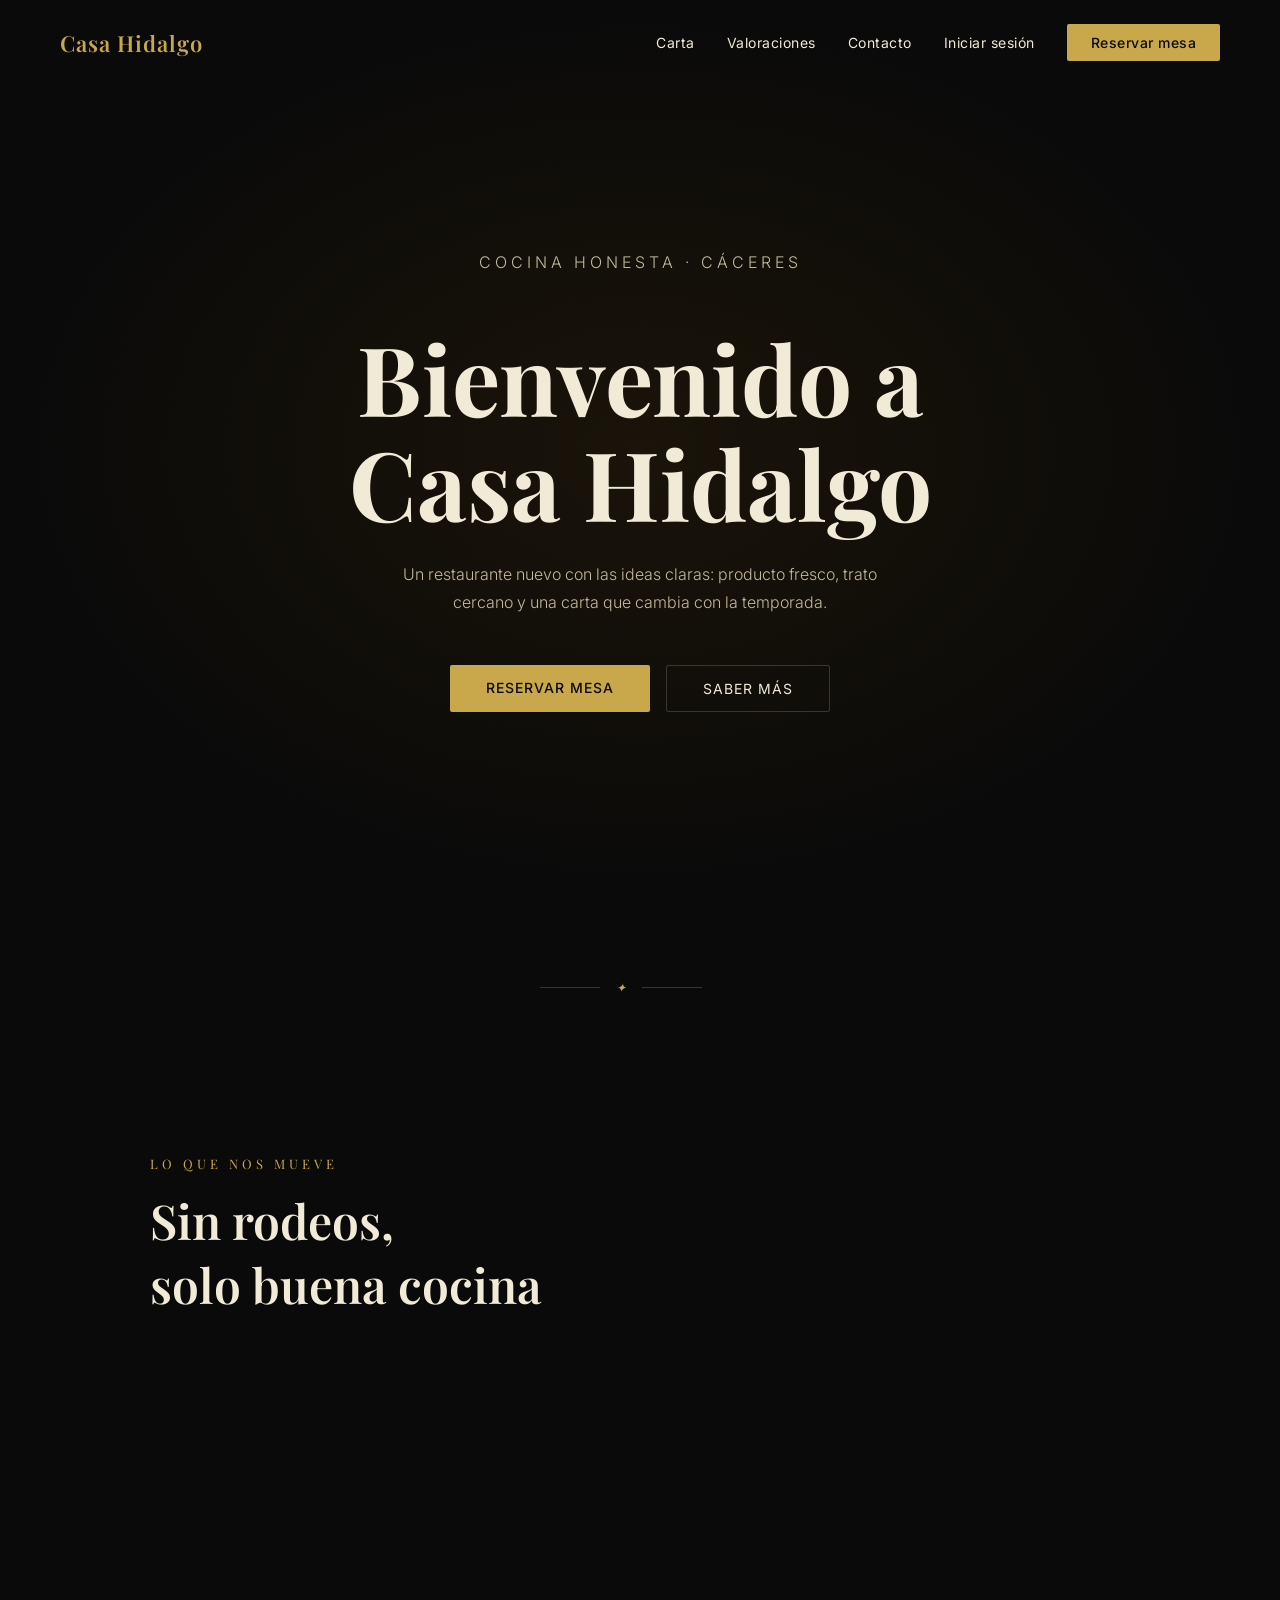
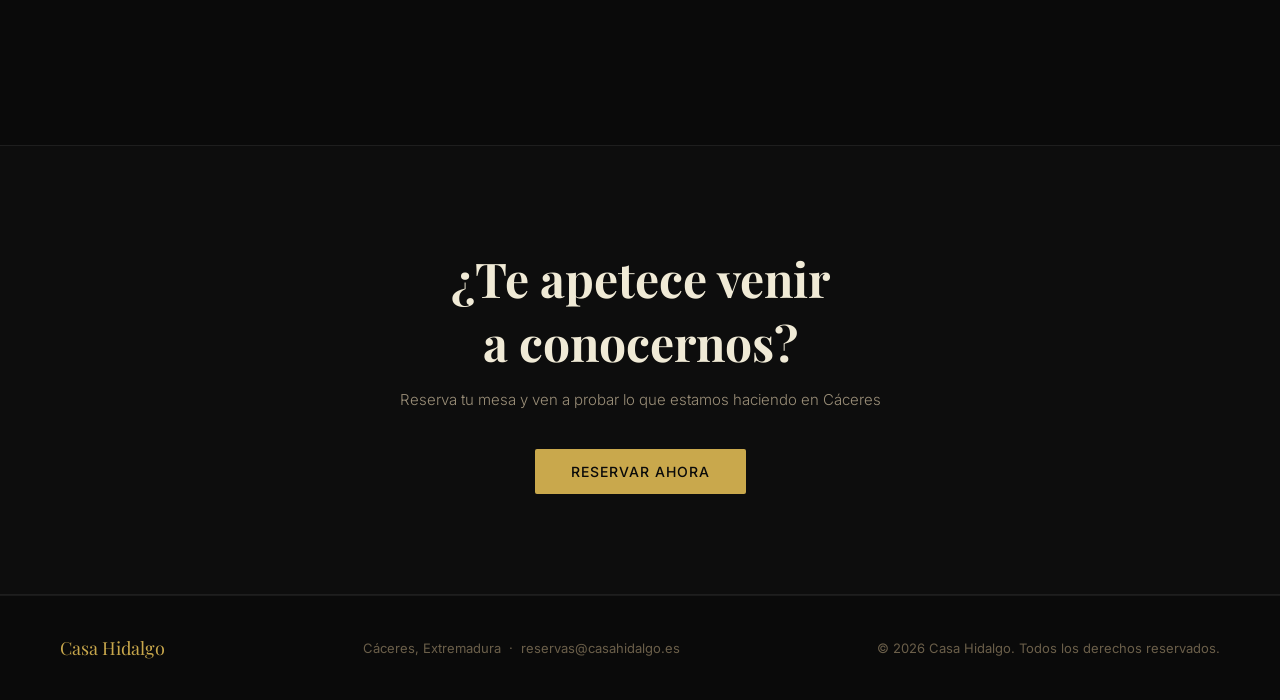
<file: index.html>
<!DOCTYPE html>
<html lang="es">
<head>
  <meta charset="UTF-8">
  <meta name="viewport" content="width=device-width, initial-scale=1.0">
  <title>Casa Hidalgo</title>
  <link rel="preconnect" href="https://fonts.googleapis.com">
  <link href="https://fonts.googleapis.com/css2?family=Playfair+Display:wght@400;600;700&family=Inter:wght@300;400;500&display=swap" rel="stylesheet">
  <link rel="stylesheet" href="css/index.css">
  <script type="module" src="js/index.js"></script>
</head>
<body>

  <nav id="navbar">
    <div class="nav-logo">Casa Hidalgo</div>
    <button class="hamburguesa" id="hamburguesa" aria-label="Abrir menú">
      <span></span>
      <span></span>
      <span></span>
    </button>
    <div class="nav-links" id="nav-links">
      <a href="pages/carta.html">Carta</a>
      <a href="pages/valoraciones.html">Valoraciones</a>
      <a href="pages/contacto.html">Contacto</a>
      <a href="pages/login.html" id="link-login">Iniciar sesión</a>
      <a href="pages/registro.html" class="btn-reservar" id="link-reservar">Reservar mesa</a>
    </div>
  </nav>

  <section class="hero" id="hero">
    <p class="hero-subtitulo">Cocina honesta · Cáceres</p>
    <h1>Bienvenido a<br>Casa Hidalgo</h1>
    <p>Un restaurante nuevo con las ideas claras: producto fresco, trato cercano y una carta que cambia con la temporada.</p>
    <div class="hero-botones">
      <a href="pages/registro.html" class="btn-primary" id="btn-hero">Reservar mesa</a>
      <a href="#propuesta" class="btn-secondary">Saber más</a>
    </div>
    <p class="sesion-activa-msg" id="sesion-msg">Bienvenido de nuevo — <a href="pages/dashboard.html" style="color:#c9a84c;">ir a mis reservas</a></p>
  </section>

  <div class="divisor">
    <span></span>
    <i>✦</i>
    <span></span>
  </div>

  <section class="seccion" id="propuesta">
    <p class="seccion-titulo">Lo que nos mueve</p>
    <h2>Sin rodeos,<br>solo buena cocina</h2>
    <div class="cards-grid">
      <div class="card">
        <div class="card-icono">
            <svg width="32" height="32" viewBox="0 0 24 24" fill="none" stroke="#c9a84c" stroke-width="1.5" stroke-linecap="round" stroke-linejoin="round">
                <path d="M3 2v7c0 1.1.9 2 2 2h4a2 2 0 0 0 2-2V2"/><path d="M7 2v20"/><path d="M21 15V2a5 5 0 0 0-5 5v6c0 1.1.9 2 2 2h3zm0 0v7"/>
            </svg>
        </div>
        <h3>Producto de temporada</h3>
        <p>Trabajamos con proveedores locales de Extremadura. Lo que está en la carta es lo que está en su mejor momento, sin más.</p>
      </div>
      <div class="card">
        <div class="card-icono">
            <svg width="32" height="32" viewBox="0 0 24 24" fill="none" stroke="#c9a84c" stroke-width="1.5" stroke-linecap="round" stroke-linejoin="round">
                <path d="M12 2a10 10 0 1 0 0 20 10 10 0 0 0 0-20z"/><path d="M12 8v4l3 3"/>
            </svg>
        </div>
        <h3>Carta sencilla y directa</h3>
        <p>Pocos platos pero bien hechos. Preferimos dominar diez recetas a medias tintas que ofrecer cincuenta a medias.</p>
      </div>
      <div class="card">
        <div class="card-icono">
            <svg width="32" height="32" viewBox="0 0 24 24" fill="none" stroke="#c9a84c" stroke-width="1.5" stroke-linecap="round" stroke-linejoin="round">
                <path d="M20.84 4.61a5.5 5.5 0 0 0-7.78 0L12 5.67l-1.06-1.06a5.5 5.5 0 0 0-7.78 7.78l1.06 1.06L12 21.23l7.78-7.78 1.06-1.06a5.5 5.5 0 0 0 0-7.78z"/>
            </svg>
        </div>
        <h3>Trato sin formalismos</h3>
        <p>Somos un restaurante nuevo y tenemos ganas de conocer a nuestra gente. Aquí se viene a disfrutar, sin etiquetas.</p>
      </div>
    </div>
  </section>

  <section class="seccion-cta">
    <h2>¿Te apetece venir<br>a conocernos?</h2>
    <p>Reserva tu mesa y ven a probar lo que estamos haciendo en Cáceres</p>
    <a href="pages/registro.html" class="btn-primary">Reservar ahora</a>
  </section>

  <footer>
    <div class="footer-logo">Casa Hidalgo</div>
    <p>Cáceres, Extremadura &nbsp;·&nbsp; reservas@casahidalgo.es</p>
    <p>© 2026 Casa Hidalgo. Todos los derechos reservados.</p>
  </footer>
</body>
</html>
</file>
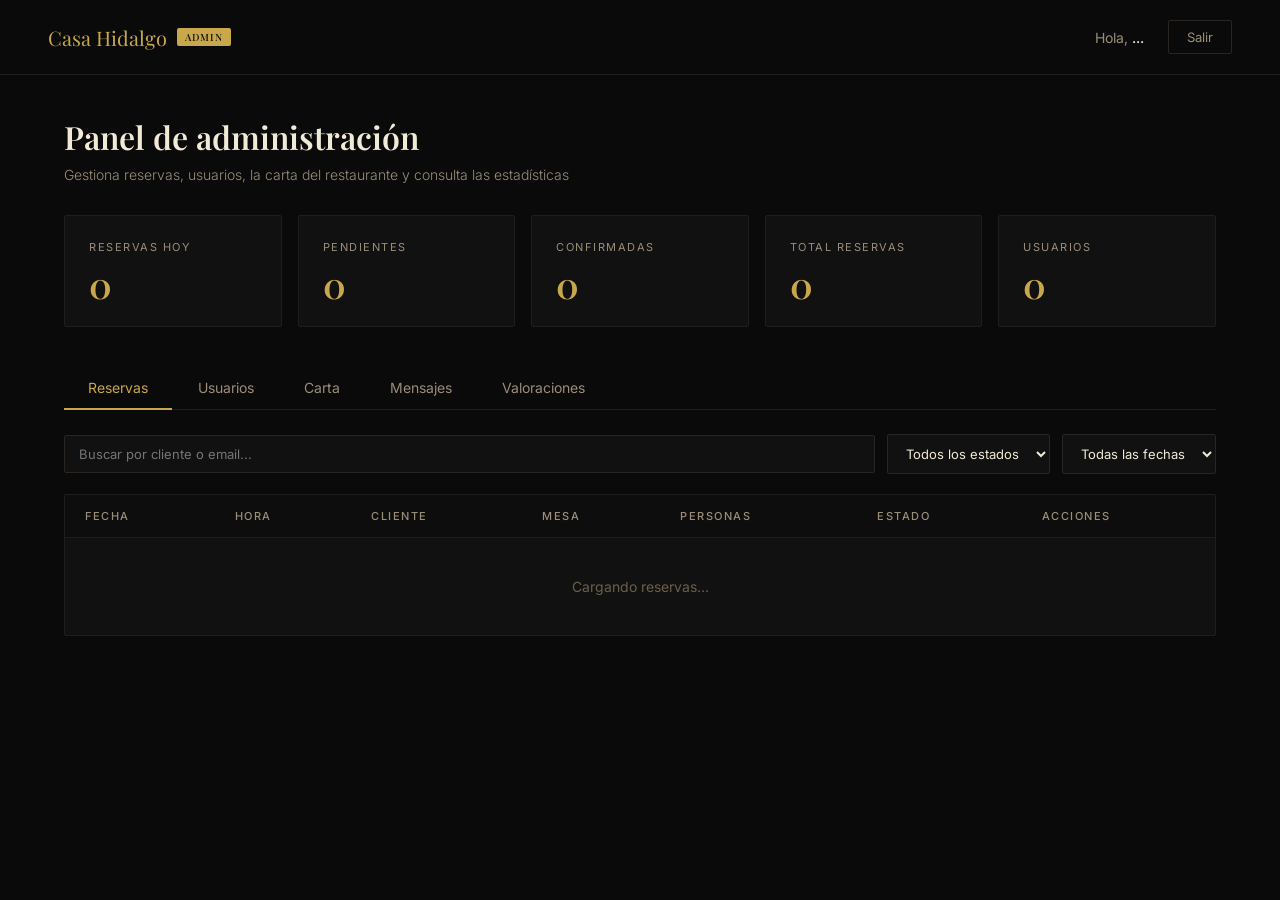
<file: pages/admin.html>
<!DOCTYPE html>
<html lang="es">
<head>
  <meta charset="UTF-8">
  <meta name="viewport" content="width=device-width, initial-scale=1.0">
  <title>Panel de administración · Casa Hidalgo</title>
  <link rel="preconnect" href="https://fonts.googleapis.com">
  <link href="https://fonts.googleapis.com/css2?family=Playfair+Display:wght@400;600&family=Inter:wght@300;400;500&display=swap" rel="stylesheet">
  <link rel="stylesheet" href="../css/admin.css">
  <script type="module" src="../js/admin.js"></script>
</head>
<body>

  <nav>
    <a href="../index.html" class="nav-logo">
      Casa Hidalgo
      <span class="badge-admin">ADMIN</span>
    </a>
    <div class="nav-derecha">
      <span class="nav-saludo">Hola, <span id="nombre-admin">...</span></span>
      <button class="btn-nav peligro" id="btn-logout">Salir</button>
    </div>
  </nav>

  <div class="contenido">
    <h1>Panel de administración</h1>
    <p class="subtitulo">Gestiona reservas, usuarios, la carta del restaurante y consulta las estadísticas</p>

    <div class="stats" id="stats">
      <div class="stat"><div class="label">Reservas hoy</div><div class="valor" id="stat-hoy">0</div></div>
      <div class="stat"><div class="label">Pendientes</div><div class="valor" id="stat-pendientes">0</div></div>
      <div class="stat"><div class="label">Confirmadas</div><div class="valor" id="stat-confirmadas">0</div></div>
      <div class="stat"><div class="label">Total reservas</div><div class="valor" id="stat-total">0</div></div>
      <div class="stat"><div class="label">Usuarios</div><div class="valor" id="stat-usuarios">0</div></div>
    </div>

    <div class="tabs">
      <button class="tab-btn activo" data-tab="reservas">Reservas</button>
      <button class="tab-btn" data-tab="usuarios">Usuarios</button>
      <button class="tab-btn" data-tab="carta">Carta</button>
      <button class="tab-btn" data-tab="mensajes">Mensajes <span class="badge-cuenta" id="badge-mensajes-sin-leer"></span></button>
      <button class="tab-btn" data-tab="valoraciones">Valoraciones</button>
    </div>

    <div class="tab-contenido activo" id="tab-reservas">
      <div class="filtros">
        <input type="text" id="buscar-reserva" placeholder="Buscar por cliente o email...">
        <select id="filtro-estado">
          <option value="todos">Todos los estados</option>
          <option value="pendiente">Pendientes</option>
          <option value="confirmada">Confirmadas</option>
          <option value="cancelada">Canceladas</option>
        </select>
        <select id="filtro-fecha">
          <option value="todas">Todas las fechas</option>
          <option value="hoy">Hoy</option>
          <option value="semana">Esta semana</option>
          <option value="futuras">Futuras</option>
          <option value="pasadas">Pasadas</option>
        </select>
      </div>

      <div class="tabla-wrapper">
        <table>
          <thead>
            <tr>
              <th>Fecha</th>
              <th>Hora</th>
              <th>Cliente</th>
              <th>Mesa</th>
              <th>Personas</th>
              <th>Estado</th>
              <th>Acciones</th>
            </tr>
          </thead>
          <tbody id="tbody-reservas">
            <tr><td colspan="7" class="cargando">Cargando reservas...</td></tr>
          </tbody>
        </table>
      </div>
    </div>

    <div class="tab-contenido" id="tab-usuarios">
      <div class="filtros">
        <input type="text" id="buscar-usuario" placeholder="Buscar por nombre o email...">
        <select id="filtro-rol">
          <option value="todos">Todos los roles</option>
          <option value="cliente">Clientes</option>
          <option value="admin">Administradores</option>
        </select>
      </div>

      <div class="tabla-wrapper">
        <table>
          <thead>
            <tr>
              <th>Nombre</th>
              <th>Email</th>
              <th>Rol</th>
              <th>Reservas</th>
              <th>Fecha alta</th>
            </tr>
          </thead>
          <tbody id="tbody-usuarios">
            <tr><td colspan="5" class="cargando">Cargando usuarios...</td></tr>
          </tbody>
        </table>
      </div>
    </div>

    <div class="tab-contenido" id="tab-carta">
      <div class="cabecera-carta">
        <div class="filtros">
          <input type="text" id="buscar-plato" placeholder="Buscar plato...">
          <select id="filtro-categoria">
            <option value="todas">Todas las categorías</option>
            <option value="entrantes">Entrantes</option>
            <option value="principales">Principales</option>
            <option value="postres">Postres</option>
            <option value="bebidas">Bebidas</option>
          </select>
        </div>
        <button class="btn-add" id="btn-nuevo-plato">+ Nuevo plato</button>
      </div>

      <div class="tabla-wrapper">
        <table>
          <thead>
            <tr>
              <th>Foto</th>
              <th>Nombre</th>
              <th>Categoría</th>
              <th>Precio</th>
              <th>Estado</th>
              <th>Acciones</th>
            </tr>
          </thead>
          <tbody id="tbody-platos">
            <tr><td colspan="6" class="cargando">Cargando platos...</td></tr>
          </tbody>
        </table>
      </div>
    </div>

    <div class="tab-contenido" id="tab-mensajes">
      <div class="filtros">
        <input type="text" id="buscar-mensaje" placeholder="Buscar por nombre, email o contenido...">
        <select id="filtro-motivo">
          <option value="todos">Todos los motivos</option>
          <option value="consulta">Consulta general</option>
          <option value="eventos">Eventos privados</option>
          <option value="sugerencia">Sugerencia</option>
          <option value="queja">Queja o reclamación</option>
        </select>
        <select id="filtro-leido">
          <option value="todos">Todos</option>
          <option value="no-leidos">Sin leer</option>
          <option value="leidos">Leídos</option>
        </select>
      </div>

      <div class="tabla-wrapper">
        <table>
          <thead>
            <tr>
              <th>Fecha</th>
              <th>Remitente</th>
              <th>Motivo</th>
              <th>Mensaje</th>
              <th>Estado</th>
              <th>Acciones</th>
            </tr>
          </thead>
          <tbody id="tbody-mensajes">
            <tr><td colspan="6" class="cargando">Cargando mensajes...</td></tr>
          </tbody>
        </table>
      </div>
    </div>

    <div class="tab-contenido" id="tab-valoraciones">
      <div class="filtros">
        <input type="text" id="buscar-valoracion" placeholder="Buscar por cliente o comentario...">
        <select id="filtro-puntuacion">
          <option value="todas">Todas las puntuaciones</option>
          <option value="5">5 estrellas</option>
          <option value="4">4 estrellas</option>
          <option value="3">3 estrellas</option>
          <option value="2">2 estrellas</option>
          <option value="1">1 estrella</option>
        </select>
      </div>

      <div class="tabla-wrapper">
        <table>
          <thead>
            <tr>
              <th>Fecha</th>
              <th>Cliente</th>
              <th>Puntuación</th>
              <th>Comentario</th>
              <th>Acciones</th>
            </tr>
          </thead>
          <tbody id="tbody-valoraciones">
            <tr><td colspan="5" class="cargando">Cargando valoraciones...</td></tr>
          </tbody>
        </table>
      </div>
    </div>
  </div>

  <!-- Modal de plato (nuevo / editar) -->
  <div class="modal-overlay" id="modal-plato">
    <div class="modal-plato">
      <h3 id="modal-titulo-plato">Nuevo plato</h3>

      <div class="alerta" id="alerta-plato"></div>

      <div class="campo-modal">
        <label for="plato-nombre">Nombre</label>
        <input type="text" id="plato-nombre" placeholder="Croquetas caseras">
      </div>

      <div class="campo-modal">
        <label for="plato-descripcion">Descripción</label>
        <textarea id="plato-descripcion" placeholder="Breve descripción del plato"></textarea>
      </div>

      <div class="campo-modal-fila">
        <div class="campo-modal">
          <label for="plato-precio">Precio (€)</label>
          <input type="number" id="plato-precio" step="0.50" min="0" placeholder="9.50">
        </div>
        <div class="campo-modal">
          <label for="plato-categoria">Categoría</label>
          <select id="plato-categoria">
            <option value="entrantes">Entrantes</option>
            <option value="principales">Principales</option>
            <option value="postres">Postres</option>
            <option value="bebidas">Bebidas</option>
          </select>
        </div>
      </div>

      <div class="campo-modal">
        <label>Imagen del plato</label>
        <div class="upload-zona" id="upload-zona">
          <input type="file" id="plato-imagen-input" accept="image/*" style="display:none;">
          <div id="upload-preview">
            <p>Haz clic para subir una imagen</p>
            <small>PNG, JPG o WEBP (máx. 5 MB)</small>
          </div>
        </div>
      </div>

      <div class="campo-modal-checkbox">
        <input type="checkbox" id="plato-disponible" checked>
        <label for="plato-disponible">Disponible en la carta</label>
      </div>

      <div class="modal-botones">
        <button class="btn-nav" id="cancelar-plato">Cancelar</button>
        <button class="btn-add" id="guardar-plato">Guardar</button>
      </div>
    </div>
  </div>

  <!-- Modal confirmar eliminar plato -->
  <div class="modal-overlay" id="modal-eliminar">
    <div class="modal-plato" style="max-width:420px;">
      <h3>Eliminar plato</h3>
      <p style="color:#9a8e78;font-size:14px;margin:12px 0 28px;line-height:1.6;font-weight:300;">¿Estás seguro de que quieres eliminar este plato? Esta acción no se puede deshacer.</p>
      <div class="modal-botones">
        <button class="btn-nav" id="cancelar-eliminar">Cancelar</button>
        <button class="btn-add" id="confirmar-eliminar" style="background:#c0392b;border-color:#c0392b;">Eliminar</button>
      </div>
    </div>
  </div>

  <!-- Modal de ver mensaje completo -->
  <div class="modal-overlay" id="modal-mensaje">
    <div class="modal-plato">
      <h3 id="modal-mensaje-titulo">Mensaje</h3>

      <div class="info-mensaje">
        <div class="info-mensaje-fila">
          <span class="info-mensaje-label">De</span>
          <span class="info-mensaje-valor" id="ver-mensaje-de">-</span>
        </div>
        <div class="info-mensaje-fila">
          <span class="info-mensaje-label">Email</span>
          <span class="info-mensaje-valor" id="ver-mensaje-email">-</span>
        </div>
        <div class="info-mensaje-fila" id="fila-telefono">
          <span class="info-mensaje-label">Teléfono</span>
          <span class="info-mensaje-valor" id="ver-mensaje-telefono">-</span>
        </div>
        <div class="info-mensaje-fila">
          <span class="info-mensaje-label">Motivo</span>
          <span class="info-mensaje-valor" id="ver-mensaje-motivo">-</span>
        </div>
        <div class="info-mensaje-fila">
          <span class="info-mensaje-label">Fecha</span>
          <span class="info-mensaje-valor" id="ver-mensaje-fecha">-</span>
        </div>
      </div>

      <div class="mensaje-contenido">
        <h4>Mensaje</h4>
        <p id="ver-mensaje-texto"></p>
      </div>

      <div class="modal-botones">
        <button class="btn-nav" id="cerrar-mensaje">Cerrar</button>
        <button class="btn-add" id="eliminar-mensaje" style="background:#c0392b;border-color:#c0392b;">Eliminar</button>
      </div>
    </div>
  </div>

  <!-- Modal confirmar eliminar valoración -->
  <div class="modal-overlay" id="modal-eliminar-valoracion">
    <div class="modal-plato" style="max-width:420px;">
      <h3>Eliminar valoración</h3>
      <p style="color:#9a8e78;font-size:14px;margin:12px 0 28px;line-height:1.6;font-weight:300;">¿Estás seguro de que quieres eliminar esta valoración? La reseña dejará de aparecer en la página pública.</p>
      <div class="modal-botones">
        <button class="btn-nav" id="cancelar-eliminar-valoracion">Cancelar</button>
        <button class="btn-add" id="confirmar-eliminar-valoracion" style="background:#c0392b;border-color:#c0392b;">Eliminar</button>
      </div>
    </div>
  </div>

</body>
</html>
</file>
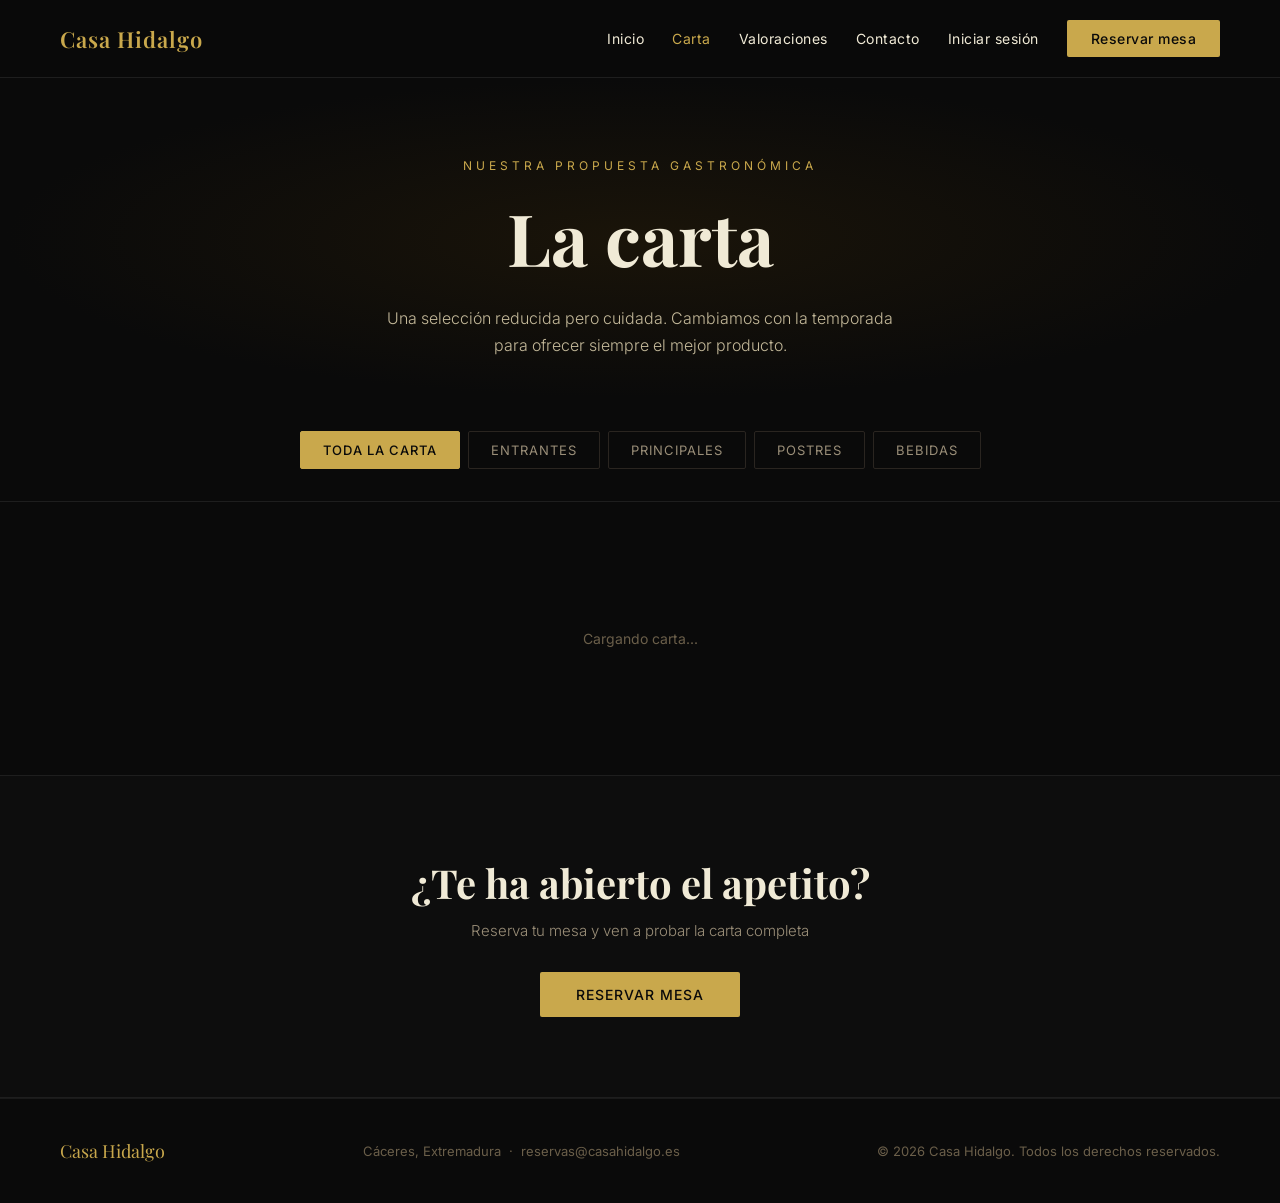
<file: pages/carta.html>
<!DOCTYPE html>
<html lang="es">
<head>
  <meta charset="UTF-8">
  <meta name="viewport" content="width=device-width, initial-scale=1.0">
  <title>Nuestra carta · Casa Hidalgo</title>
  <link rel="preconnect" href="https://fonts.googleapis.com">
  <link href="https://fonts.googleapis.com/css2?family=Playfair+Display:wght@400;600;700&family=Inter:wght@300;400;500&display=swap" rel="stylesheet">
  <link rel="stylesheet" href="../css/carta.css">
  <script type="module" src="../js/carta.js"></script>
</head>
<body>

  <nav id="navbar">
    <a href="../index.html" class="nav-logo">Casa Hidalgo</a>
    <button class="hamburguesa" id="hamburguesa" aria-label="Abrir menú">
      <span></span>
      <span></span>
      <span></span>
    </button>
    <div class="nav-links" id="nav-links">
      <a href="../index.html">Inicio</a>
      <a href="carta.html" class="activo">Carta</a>
      <a href="valoraciones.html">Valoraciones</a>
      <a href="contacto.html">Contacto</a>
      <a href="login.html" id="link-login">Iniciar sesión</a>
      <a href="registro.html" class="btn-reservar" id="link-reservar">Reservar mesa</a>
    </div>
  </nav>

  <section class="cabecera">
    <p class="cabecera-subtitulo">Nuestra propuesta gastronómica</p>
    <h1>La carta</h1>
    <p class="cabecera-descripcion">Una selección reducida pero cuidada. Cambiamos con la temporada para ofrecer siempre el mejor producto.</p>
  </section>

  <div class="filtros-categoria">
    <button class="filtro-cat activo" data-cat="todas">Toda la carta</button>
    <button class="filtro-cat" data-cat="entrantes">Entrantes</button>
    <button class="filtro-cat" data-cat="principales">Principales</button>
    <button class="filtro-cat" data-cat="postres">Postres</button>
    <button class="filtro-cat" data-cat="bebidas">Bebidas</button>
  </div>

  <main id="contenedor-carta">
    <div class="cargando">Cargando carta...</div>
  </main>

  <section class="seccion-cta">
    <h2>¿Te ha abierto el apetito?</h2>
    <p>Reserva tu mesa y ven a probar la carta completa</p>
    <a href="registro.html" class="btn-primary">Reservar mesa</a>
  </section>

  <footer>
    <div class="footer-logo">Casa Hidalgo</div>
    <p>Cáceres, Extremadura &nbsp;·&nbsp; reservas@casahidalgo.es</p>
    <p>© 2026 Casa Hidalgo. Todos los derechos reservados.</p>
  </footer>

</body>
</html>
</file>
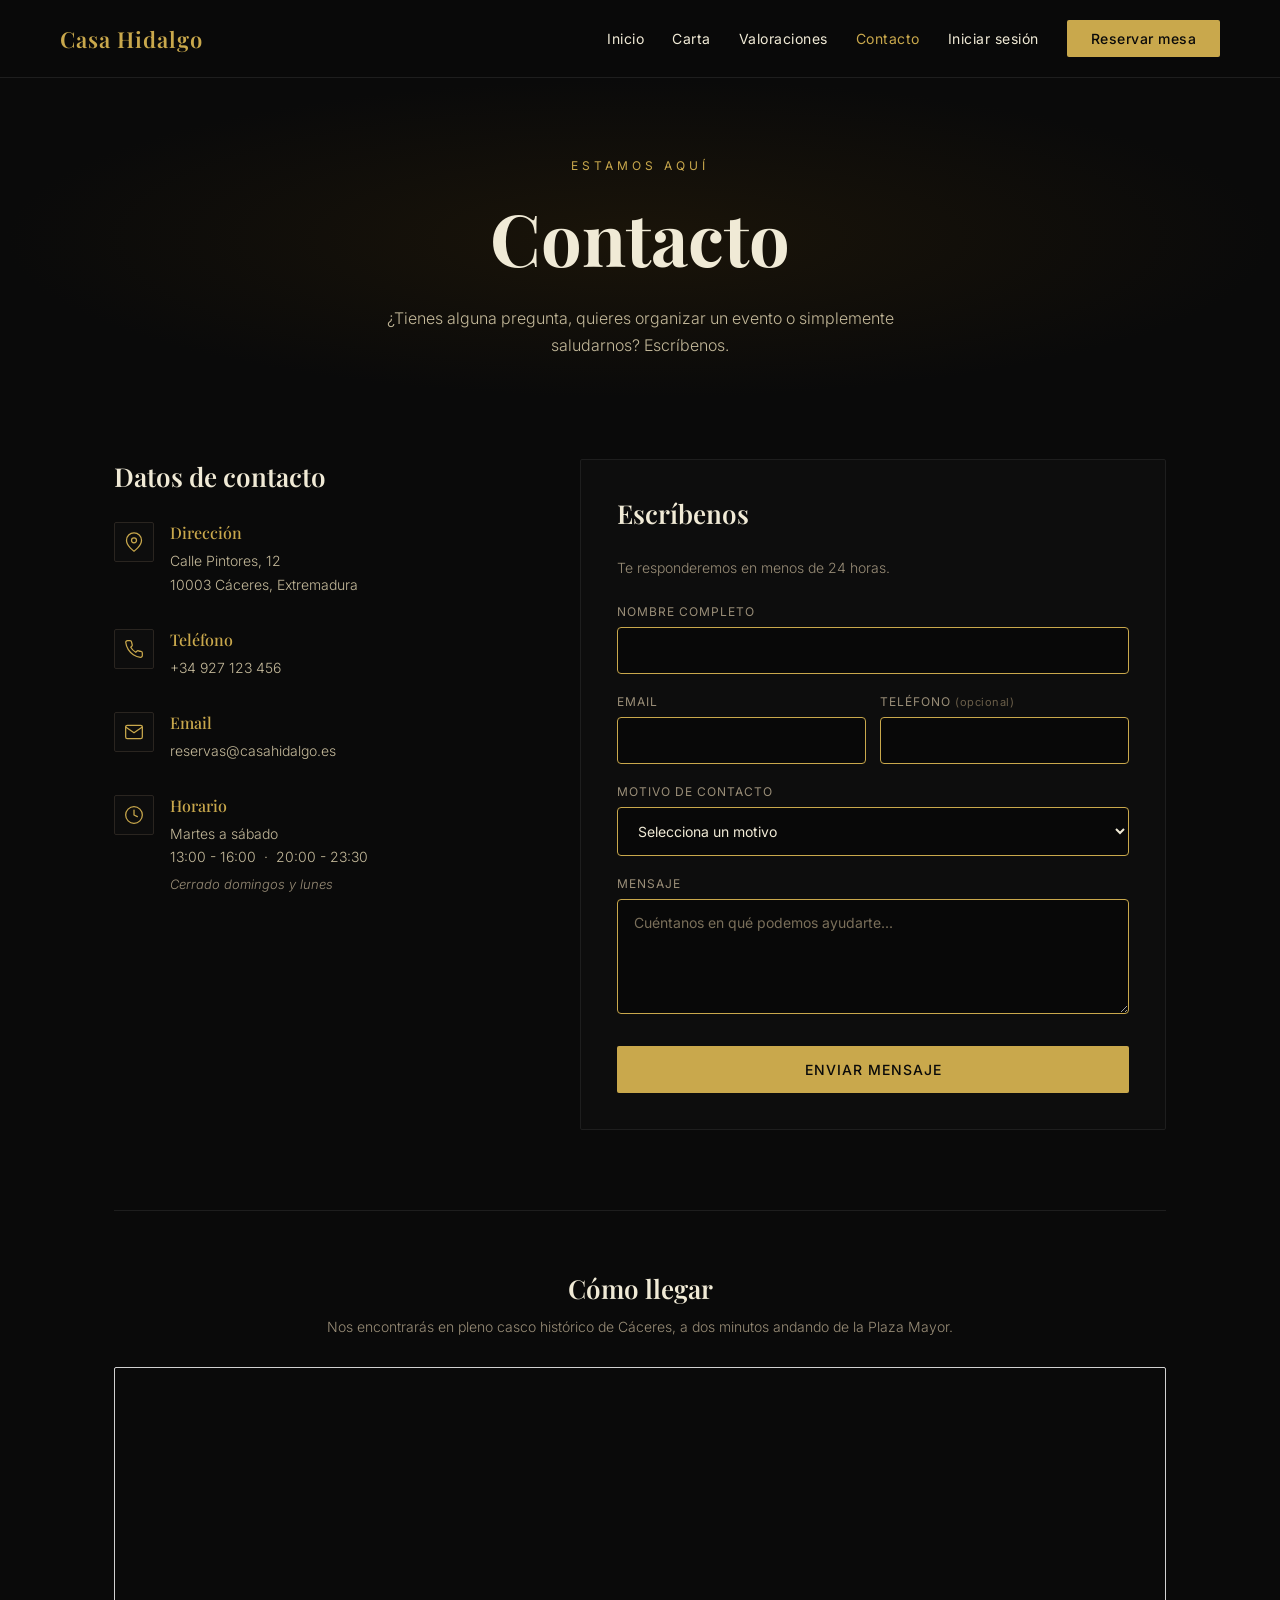
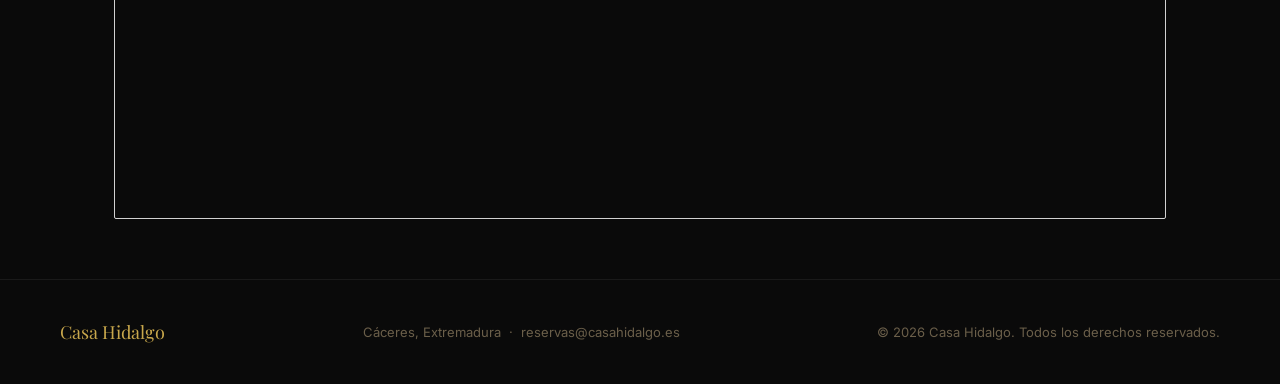
<file: pages/contacto.html>
<!DOCTYPE html>
<html lang="es">
<head>
  <meta charset="UTF-8">
  <meta name="viewport" content="width=device-width, initial-scale=1.0">
  <title>Contacto · Casa Hidalgo</title>
  <link rel="preconnect" href="https://fonts.googleapis.com">
  <link href="https://fonts.googleapis.com/css2?family=Playfair+Display:wght@400;600;700&family=Inter:wght@300;400;500&display=swap" rel="stylesheet">
  <link rel="stylesheet" href="../css/contacto.css">
  <script type="module" src="../js/contacto.js"></script>
</head>
<body>

  <nav id="navbar">
    <a href="../index.html" class="nav-logo">Casa Hidalgo</a>
    <button class="hamburguesa" id="hamburguesa" aria-label="Abrir menú">
      <span></span>
      <span></span>
      <span></span>
    </button>
    <div class="nav-links" id="nav-links">
      <a href="../index.html">Inicio</a>
      <a href="carta.html">Carta</a>
      <a href="valoraciones.html">Valoraciones</a>
      <a href="contacto.html" class="activo">Contacto</a>
      <a href="login.html" id="link-login">Iniciar sesión</a>
      <a href="registro.html" class="btn-reservar" id="link-reservar">Reservar mesa</a>
    </div>
  </nav>

  <section class="cabecera">
    <p class="cabecera-subtitulo">Estamos aquí</p>
    <h1>Contacto</h1>
    <p class="cabecera-descripcion">¿Tienes alguna pregunta, quieres organizar un evento o simplemente saludarnos? Escríbenos.</p>
  </section>

  <main class="contenido">
    <div class="grid-contacto">

      <div class="info-contacto">
        <h2>Datos de contacto</h2>

        <div class="info-bloque">
          <div class="info-icono">
            <svg width="20" height="20" viewBox="0 0 24 24" fill="none" stroke="#c9a84c" stroke-width="1.5" stroke-linecap="round" stroke-linejoin="round">
              <path d="M21 10c0 7-9 13-9 13s-9-6-9-13a9 9 0 0 1 18 0z"/><circle cx="12" cy="10" r="3"/>
            </svg>
          </div>
          <div>
            <h3>Dirección</h3>
            <p>Calle Pintores, 12<br>10003 Cáceres, Extremadura</p>
          </div>
        </div>

        <div class="info-bloque">
          <div class="info-icono">
            <svg width="20" height="20" viewBox="0 0 24 24" fill="none" stroke="#c9a84c" stroke-width="1.5" stroke-linecap="round" stroke-linejoin="round">
              <path d="M22 16.92v3a2 2 0 0 1-2.18 2 19.79 19.79 0 0 1-8.63-3.07 19.5 19.5 0 0 1-6-6 19.79 19.79 0 0 1-3.07-8.67A2 2 0 0 1 4.11 2h3a2 2 0 0 1 2 1.72 12.84 12.84 0 0 0 .7 2.81 2 2 0 0 1-.45 2.11L8.09 9.91a16 16 0 0 0 6 6l1.27-1.27a2 2 0 0 1 2.11-.45 12.84 12.84 0 0 0 2.81.7A2 2 0 0 1 22 16.92z"/>
            </svg>
          </div>
          <div>
            <h3>Teléfono</h3>
            <p>+34 927 123 456</p>
          </div>
        </div>

        <div class="info-bloque">
          <div class="info-icono">
            <svg width="20" height="20" viewBox="0 0 24 24" fill="none" stroke="#c9a84c" stroke-width="1.5" stroke-linecap="round" stroke-linejoin="round">
              <path d="M4 4h16c1.1 0 2 .9 2 2v12c0 1.1-.9 2-2 2H4c-1.1 0-2-.9-2-2V6c0-1.1.9-2 2-2z"/><polyline points="22,6 12,13 2,6"/>
            </svg>
          </div>
          <div>
            <h3>Email</h3>
            <p>reservas@casahidalgo.es</p>
          </div>
        </div>

        <div class="info-bloque">
          <div class="info-icono">
            <svg width="20" height="20" viewBox="0 0 24 24" fill="none" stroke="#c9a84c" stroke-width="1.5" stroke-linecap="round" stroke-linejoin="round">
              <circle cx="12" cy="12" r="10"/><polyline points="12 6 12 12 16 14"/>
            </svg>
          </div>
          <div>
            <h3>Horario</h3>
            <p>Martes a sábado<br>13:00 - 16:00 &nbsp;·&nbsp; 20:00 - 23:30<br><span class="cerrado">Cerrado domingos y lunes</span></p>
          </div>
        </div>
      </div>

      <div class="form-contacto">
        <h2>Escríbenos</h2>
        <p class="form-intro">Te responderemos en menos de 24 horas.</p>

        <div class="alerta" id="alerta"></div>

        <form id="form-contacto" novalidate>
          <div class="campo">
            <label for="nombre">Nombre completo</label>
            <input type="text" id="nombre" autocomplete="name">
            <span class="msg-error" id="error-nombre">Introduce un nombre válido</span>
          </div>

          <div class="fila">
            <div class="campo">
              <label for="email">Email</label>
              <input type="email" id="email" autocomplete="email">
              <span class="msg-error" id="error-email">Introduce un email válido</span>
            </div>

            <div class="campo">
              <label for="telefono">Teléfono <span class="opcional">(opcional)</span></label>
              <input type="tel" id="telefono" autocomplete="tel">
              <span class="msg-error" id="error-telefono">Introduce un teléfono válido</span>
            </div>
          </div>

          <div class="campo">
            <label for="motivo">Motivo de contacto</label>
            <select id="motivo">
              <option value="">Selecciona un motivo</option>
              <option value="consulta">Consulta general</option>
              <option value="eventos">Eventos privados</option>
              <option value="sugerencia">Sugerencia</option>
              <option value="queja">Queja o reclamación</option>
            </select>
            <span class="msg-error" id="error-motivo">Selecciona un motivo</span>
          </div>

          <div class="campo">
            <label for="mensaje">Mensaje</label>
            <textarea id="mensaje" rows="5" placeholder="Cuéntanos en qué podemos ayudarte..."></textarea>
            <span class="msg-error" id="error-mensaje">Escribe tu mensaje (mínimo 10 caracteres)</span>
          </div>

          <button type="submit" class="btn-enviar" id="btn-enviar">Enviar mensaje</button>
        </form>
      </div>
    </div>

    <section class="seccion-mapa">
      <h2>Cómo llegar</h2>
      <p class="mapa-descripcion">Nos encontrarás en pleno casco histórico de Cáceres, a dos minutos andando de la Plaza Mayor.</p>
      <div class="mapa-wrapper">
        <iframe
          src="https://www.google.com/maps/embed?pb=!1m18!1m12!1m3!1d3093.738654!2d-6.3725!3d39.4753!2m3!1f0!2f0!3f0!3m2!1i1024!2i768!4f13.1!3m3!1m2!1s0x0%3A0x0!2zMznCsDI4JzMxLjEiTiA2wrAyMicyMS4wIlc!5e0!3m2!1ses!2ses!4v1700000000000"
          width="100%"
          height="450"
          style="border:0;"
          allowfullscreen=""
          loading="lazy"
          referrerpolicy="no-referrer-when-downgrade">
        </iframe>
      </div>
    </section>
  </main>

  <footer>
    <div class="footer-logo">Casa Hidalgo</div>
    <p>Cáceres, Extremadura &nbsp;·&nbsp; reservas@casahidalgo.es</p>
    <p>© 2026 Casa Hidalgo. Todos los derechos reservados.</p>
  </footer>

</body>
</html>
</file>
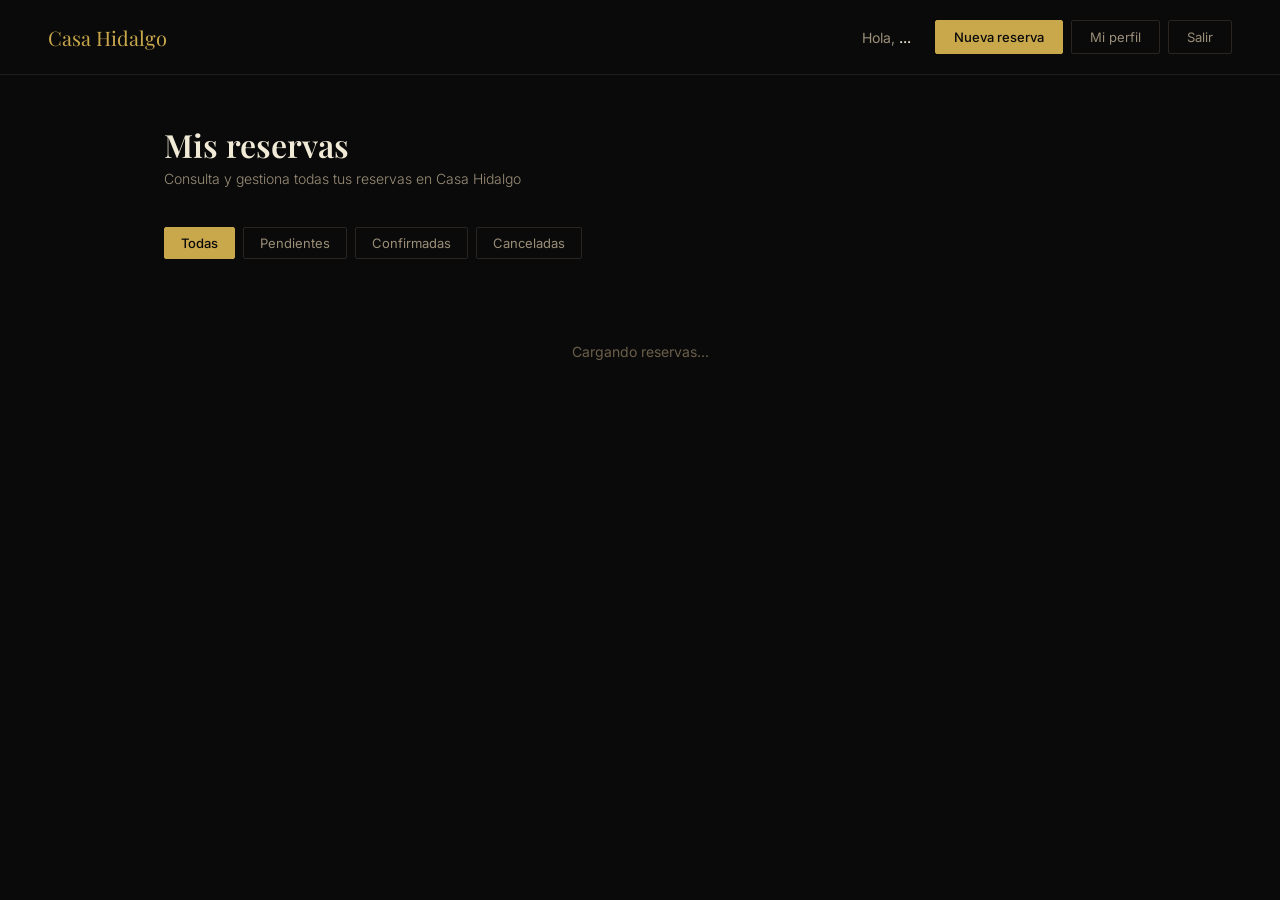
<file: pages/dashboard.html>
<!DOCTYPE html>
<html lang="es">
<head>
  <meta charset="UTF-8">
  <meta name="viewport" content="width=device-width, initial-scale=1.0">
  <title>Mis reservas · Casa Hidalgo</title>
  <link rel="preconnect" href="https://fonts.googleapis.com">
  <link href="https://fonts.googleapis.com/css2?family=Playfair+Display:wght@400;600&family=Inter:wght@300;400;500&display=swap" rel="stylesheet">
  <link rel="stylesheet" href="../css/dashboard.css">
  <script type="module" src="../js/dashboard.js"></script>
</head>
<body>

  <nav>
    <a href="../index.html" class="nav-logo">Casa Hidalgo</a>
    <div class="nav-derecha">
      <span class="nav-saludo">Hola, <span id="nombre-usuario">...</span></span>
      <div class="nav-links">
        <a href="nueva-reserva.html" class="btn-nav primario">Nueva reserva</a>
        <a href="perfil.html" class="btn-nav">Mi perfil</a>
        <button class="btn-nav peligro" id="btn-logout">Salir</button>
      </div>
    </div>
  </nav>

  <div class="contenido">
    <div class="cabecera">
      <div>
        <h1>Mis reservas</h1>
        <p>Consulta y gestiona todas tus reservas en Casa Hidalgo</p>
      </div>
    </div>

    <div class="filtros">
      <button class="filtro-btn activo" data-filtro="todas">Todas</button>
      <button class="filtro-btn" data-filtro="pendiente">Pendientes</button>
      <button class="filtro-btn" data-filtro="confirmada">Confirmadas</button>
      <button class="filtro-btn" data-filtro="cancelada">Canceladas</button>
    </div>

    <div class="lista-reservas" id="lista-reservas">
      <div class="cargando">Cargando reservas...</div>
    </div>
  </div>

  <!-- Modal confirmación cancelar -->
  <div class="modal-overlay" id="modal-cancelar">
    <div class="modal">
      <h3>Cancelar reserva</h3>
      <p>¿Estás seguro de que quieres cancelar esta reserva? Esta acción no se puede deshacer.</p>
      <div class="modal-botones">
        <button class="btn-nav" id="modal-no">Volver</button>
        <button class="btn-nav peligro" id="modal-si" style="border-color:#c0392b;color:#c0392b;">Sí, cancelar</button>
      </div>
    </div>
  </div>

  <!-- Modal valorar visita -->
  <div class="modal-overlay" id="modal-valorar">
    <div class="modal modal-valoracion">
      <h3 id="modal-valorar-titulo">Valorar tu visita</h3>
      <p class="modal-valorar-info" id="modal-valorar-info">Reserva del...</p>

      <div class="alerta-valoracion" id="alerta-valoracion"></div>

      <div class="campo-valoracion">
        <label>Tu puntuación</label>
        <div class="estrellas-selector" id="estrellas-selector">
          <span class="estrella" data-valor="1">★</span>
          <span class="estrella" data-valor="2">★</span>
          <span class="estrella" data-valor="3">★</span>
          <span class="estrella" data-valor="4">★</span>
          <span class="estrella" data-valor="5">★</span>
        </div>
        <p class="puntuacion-texto" id="puntuacion-texto">Selecciona una puntuación</p>
      </div>

      <div class="campo-valoracion">
        <label for="comentario-valoracion">Comentario <span class="opcional">(opcional)</span></label>
        <textarea id="comentario-valoracion" placeholder="Cuéntanos qué te pareció tu experiencia..." rows="4"></textarea>
      </div>

      <div class="modal-botones modal-botones-valorar">
        <button class="btn-nav" id="cancelar-valorar">Cancelar</button>
        <button class="btn-nav peligro" id="eliminar-valorar" style="display:none;border-color:#c0392b;color:#c0392b;">Eliminar</button>
        <button class="btn-nav primario" id="guardar-valorar">Guardar valoración</button>
      </div>
    </div>
  </div>

</body>
</html>
</file>
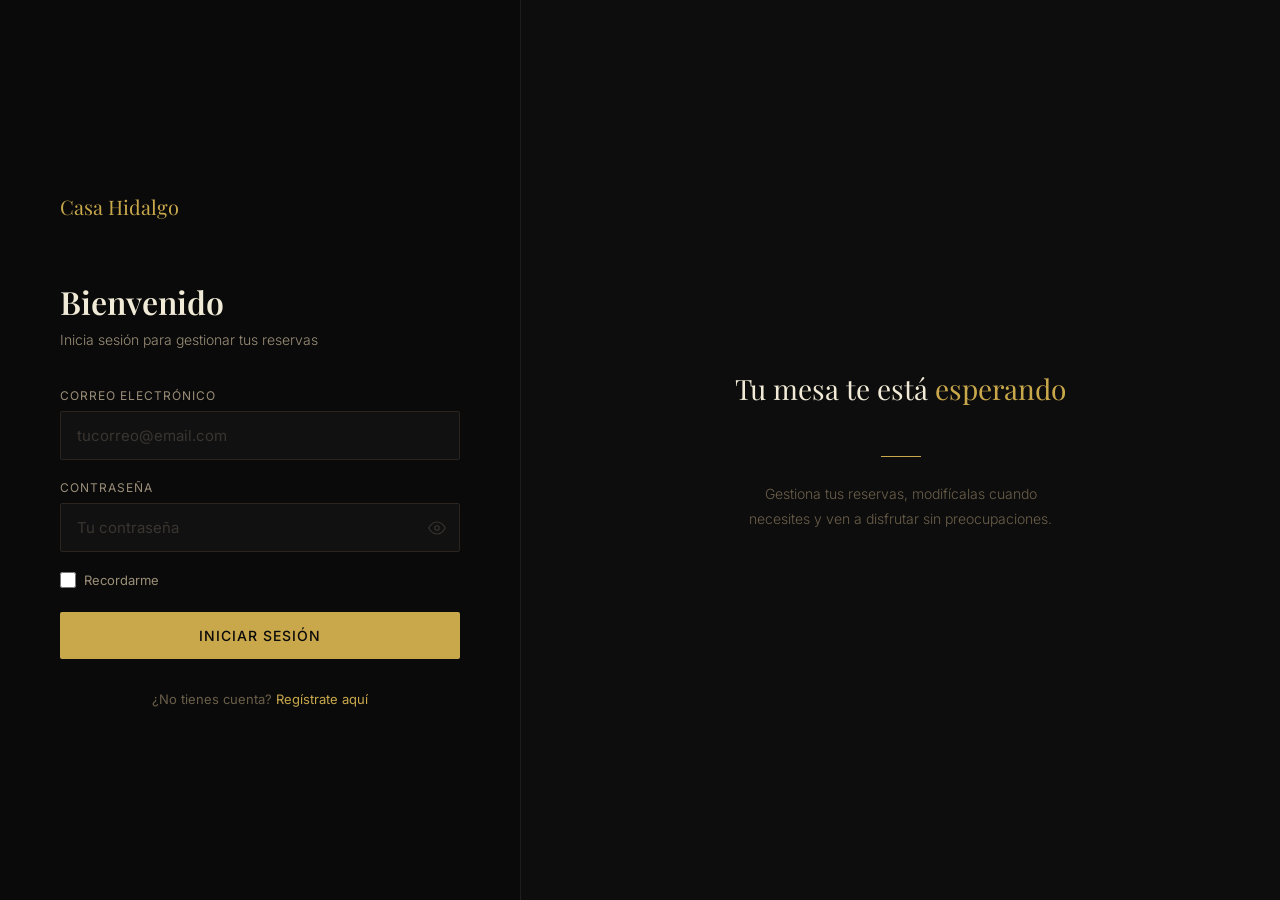
<file: pages/login.html>
<!DOCTYPE html>
<html lang="es">
<head>
  <meta charset="UTF-8">
  <meta name="viewport" content="width=device-width, initial-scale=1.0">
  <title>Iniciar sesión · Casa Hidalgo</title>
  <link rel="preconnect" href="https://fonts.googleapis.com">
  <link href="https://fonts.googleapis.com/css2?family=Playfair+Display:wght@400;600&family=Inter:wght@300;400;500&display=swap" rel="stylesheet">
  <link rel="stylesheet" href="../css/login.css">
  <script type="module" src="../js/login.js"></script>
</head>
<body>

  <div class="panel-izquierdo">
    <a href="../index.html" class="logo">Casa Hidalgo</a>

    <h1>Bienvenido</h1>
    <p class="subtitulo">Inicia sesión para gestionar tus reservas</p>

    <div class="alerta" id="alerta"></div>

    <div class="campo">
      <label for="email">Correo electrónico</label>
      <input type="email" id="email" placeholder="tucorreo@email.com" autocomplete="email">
      <span class="msg-error" id="error-email">Introduce un correo válido</span>
    </div>

    <div class="campo">
      <label for="password">Contraseña</label>
      <div class="password-wrapper">
        <input type="password" id="password" placeholder="Tu contraseña" autocomplete="current-password">
        <button class="toggle-pass" id="toggle-pass" type="button" aria-label="Mostrar contraseña">
          <svg width="18" height="18" viewBox="0 0 24 24" fill="none" stroke="currentColor" stroke-width="1.5" stroke-linecap="round" stroke-linejoin="round">
            <path d="M1 12s4-8 11-8 11 8 11 8-4 8-11 8-11-8-11-8z"/><circle cx="12" cy="12" r="3"/>
          </svg>
        </button>
      </div>
      <span class="msg-error" id="error-password">Introduce tu contraseña</span>
    </div>

    <div class="fila-opciones">
      <label class="recuerdame">
        <input type="checkbox" id="recuerdame"> Recordarme
      </label>
    </div>

    <button class="btn-submit" id="btn-login">Iniciar sesión</button>

    <div class="pie">
      ¿No tienes cuenta? <a href="registro.html">Regístrate aquí</a>
    </div>
  </div>

  <div class="panel-derecho">
    <div class="cita">Tu mesa te está <span>esperando</span></div>
    <div class="decoracion"></div>
    <p>Gestiona tus reservas, modifícalas cuando necesites y ven a disfrutar sin preocupaciones.</p>
  </div>
</body>
</html>
</file>
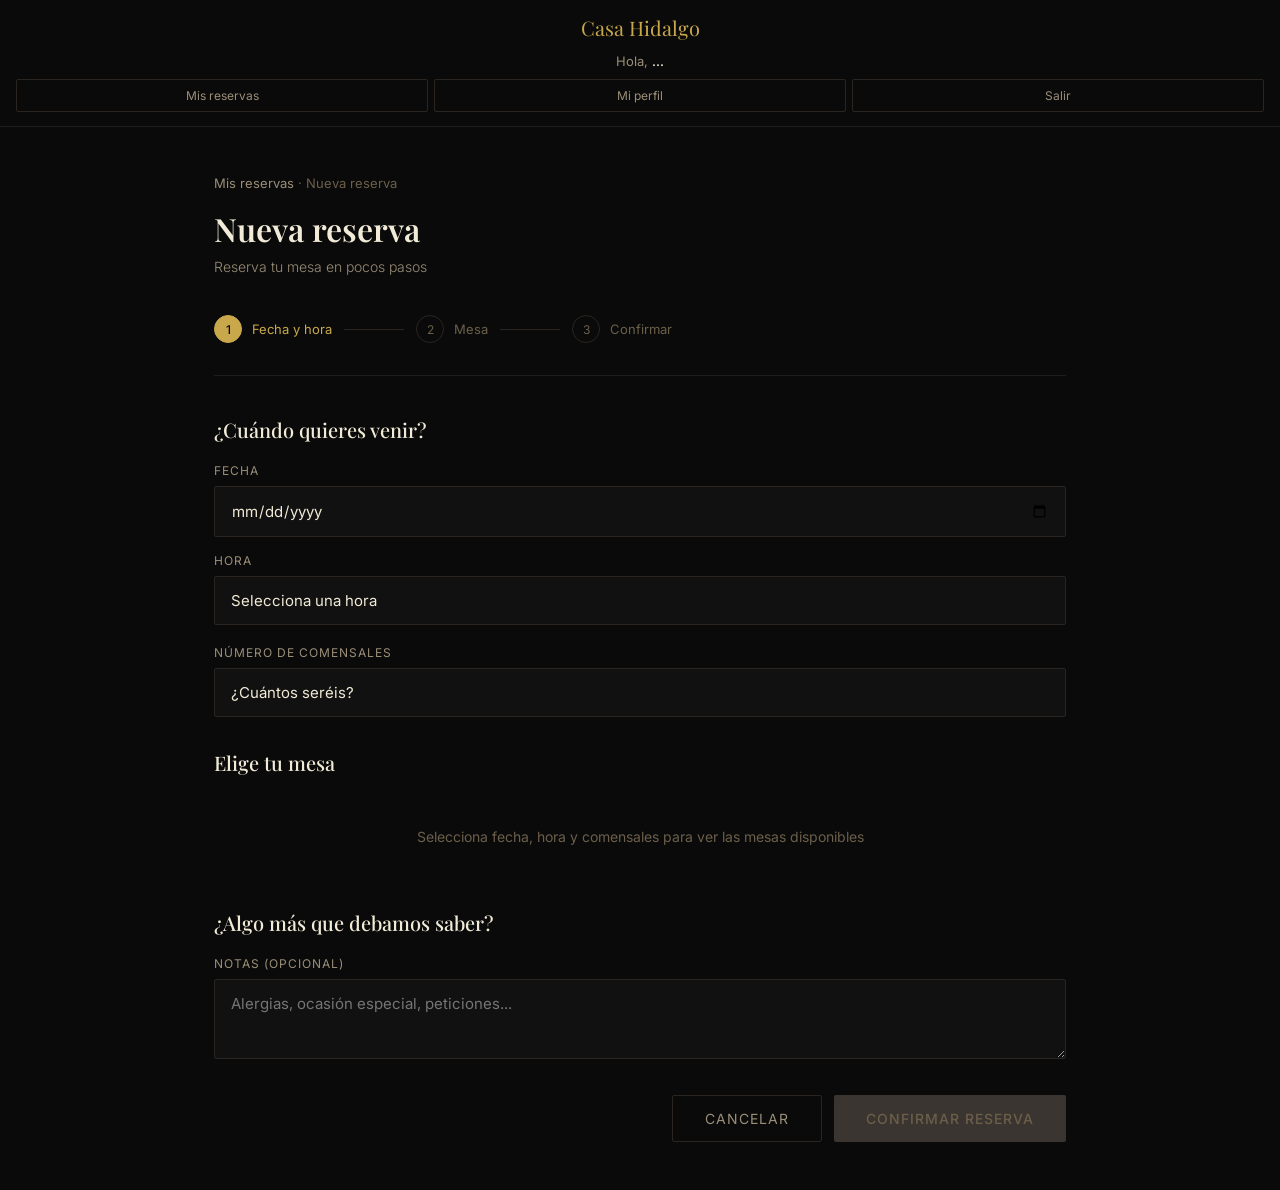
<file: pages/nueva-reserva.html>
<!DOCTYPE html>
<html lang="es">
<head>
  <meta charset="UTF-8">
  <meta name="viewport" content="width=device-width, initial-scale=1.0">
  <title>Nueva reserva · Casa Hidalgo</title>
  <link rel="preconnect" href="https://fonts.googleapis.com">
  <link href="https://fonts.googleapis.com/css2?family=Playfair+Display:wght@400;600&family=Inter:wght@300;400;500&display=swap" rel="stylesheet">
  <link rel="stylesheet" href="../css/nueva-reserva.css">
  <script type="module" src="../js/nueva-reserva.js"></script>
</head>
<body>

  <nav>
    <a href="../index.html" class="nav-logo">Casa Hidalgo</a>
    <div class="nav-derecha">
      <span class="nav-saludo">Hola, <span id="nombre-usuario">...</span></span>
      <div class="nav-links">
        <a href="dashboard.html" class="btn-nav">Mis reservas</a>
        <a href="perfil.html" class="btn-nav">Mi perfil</a>
        <button class="btn-nav peligro" id="btn-logout">Salir</button>
      </div>
    </div>
  </nav>

  <div class="contenido">
    <p class="breadcrumb"><a href="dashboard.html">Mis reservas</a> · Nueva reserva</p>

    <h1>Nueva reserva</h1>
    <p class="subtitulo">Reserva tu mesa en pocos pasos</p>

    <div class="stepper">
      <div class="step activo" id="step-1">
        <div class="step-numero">1</div>
        <span>Fecha y hora</span>
      </div>
      <div class="step-linea"></div>
      <div class="step" id="step-2">
        <div class="step-numero">2</div>
        <span>Mesa</span>
      </div>
      <div class="step-linea"></div>
      <div class="step" id="step-3">
        <div class="step-numero">3</div>
        <span>Confirmar</span>
      </div>
    </div>

    <div class="alerta" id="alerta"></div>

    <div class="seccion-form">
      <h2>¿Cuándo quieres venir?</h2>
      <div class="fila">
        <div class="campo">
          <label for="fecha">Fecha</label>
          <input type="date" id="fecha">
          <span class="msg-error" id="error-fecha">Elige una fecha válida</span>
        </div>
        <div class="campo">
          <label for="hora">Hora</label>
          <select id="hora">
            <option value="">Selecciona una hora</option>
            <option value="13:00">13:00</option>
            <option value="13:30">13:30</option>
            <option value="14:00">14:00</option>
            <option value="14:30">14:30</option>
            <option value="15:00">15:00</option>
            <option value="20:00">20:00</option>
            <option value="20:30">20:30</option>
            <option value="21:00">21:00</option>
            <option value="21:30">21:30</option>
            <option value="22:00">22:00</option>
            <option value="22:30">22:30</option>
          </select>
          <span class="msg-error" id="error-hora">Selecciona una hora</span>
        </div>
      </div>
      <div class="campo">
        <label for="comensales">Número de comensales</label>
        <select id="comensales">
          <option value="">¿Cuántos seréis?</option>
          <option value="1">1 persona</option>
          <option value="2">2 personas</option>
          <option value="3">3 personas</option>
          <option value="4">4 personas</option>
          <option value="5">5 personas</option>
          <option value="6">6 personas</option>
          <option value="7">7 personas</option>
          <option value="8">8 personas</option>
        </select>
        <span class="msg-error" id="error-comensales">Indica cuántas personas seréis</span>
      </div>
    </div>

    <div class="seccion-form">
      <h2>Elige tu mesa</h2>
      <div class="mesas-grid" id="mesas-grid">
        <div class="cargando-mesas">Selecciona fecha, hora y comensales para ver las mesas disponibles</div>
      </div>
    </div>

    <div class="seccion-form">
      <h2>¿Algo más que debamos saber?</h2>
      <div class="campo">
        <label for="notas">Notas (opcional)</label>
        <textarea id="notas" placeholder="Alergias, ocasión especial, peticiones..."></textarea>
      </div>
    </div>

    <div class="resumen" id="resumen" style="display:none;">
      <h3>Resumen de tu reserva</h3>
      <div class="resumen-fila"><span class="label">Fecha</span><span class="valor" id="r-fecha">-</span></div>
      <div class="resumen-fila"><span class="label">Hora</span><span class="valor" id="r-hora">-</span></div>
      <div class="resumen-fila"><span class="label">Comensales</span><span class="valor" id="r-comensales">-</span></div>
      <div class="resumen-fila"><span class="label">Mesa</span><span class="valor" id="r-mesa">-</span></div>
    </div>

    <div class="acciones-form">
      <a href="dashboard.html" class="btn-secundario">Cancelar</a>
      <button class="btn-primario" id="btn-reservar" disabled>Confirmar reserva</button>
    </div>
  </div>
</body>
</html>
</file>
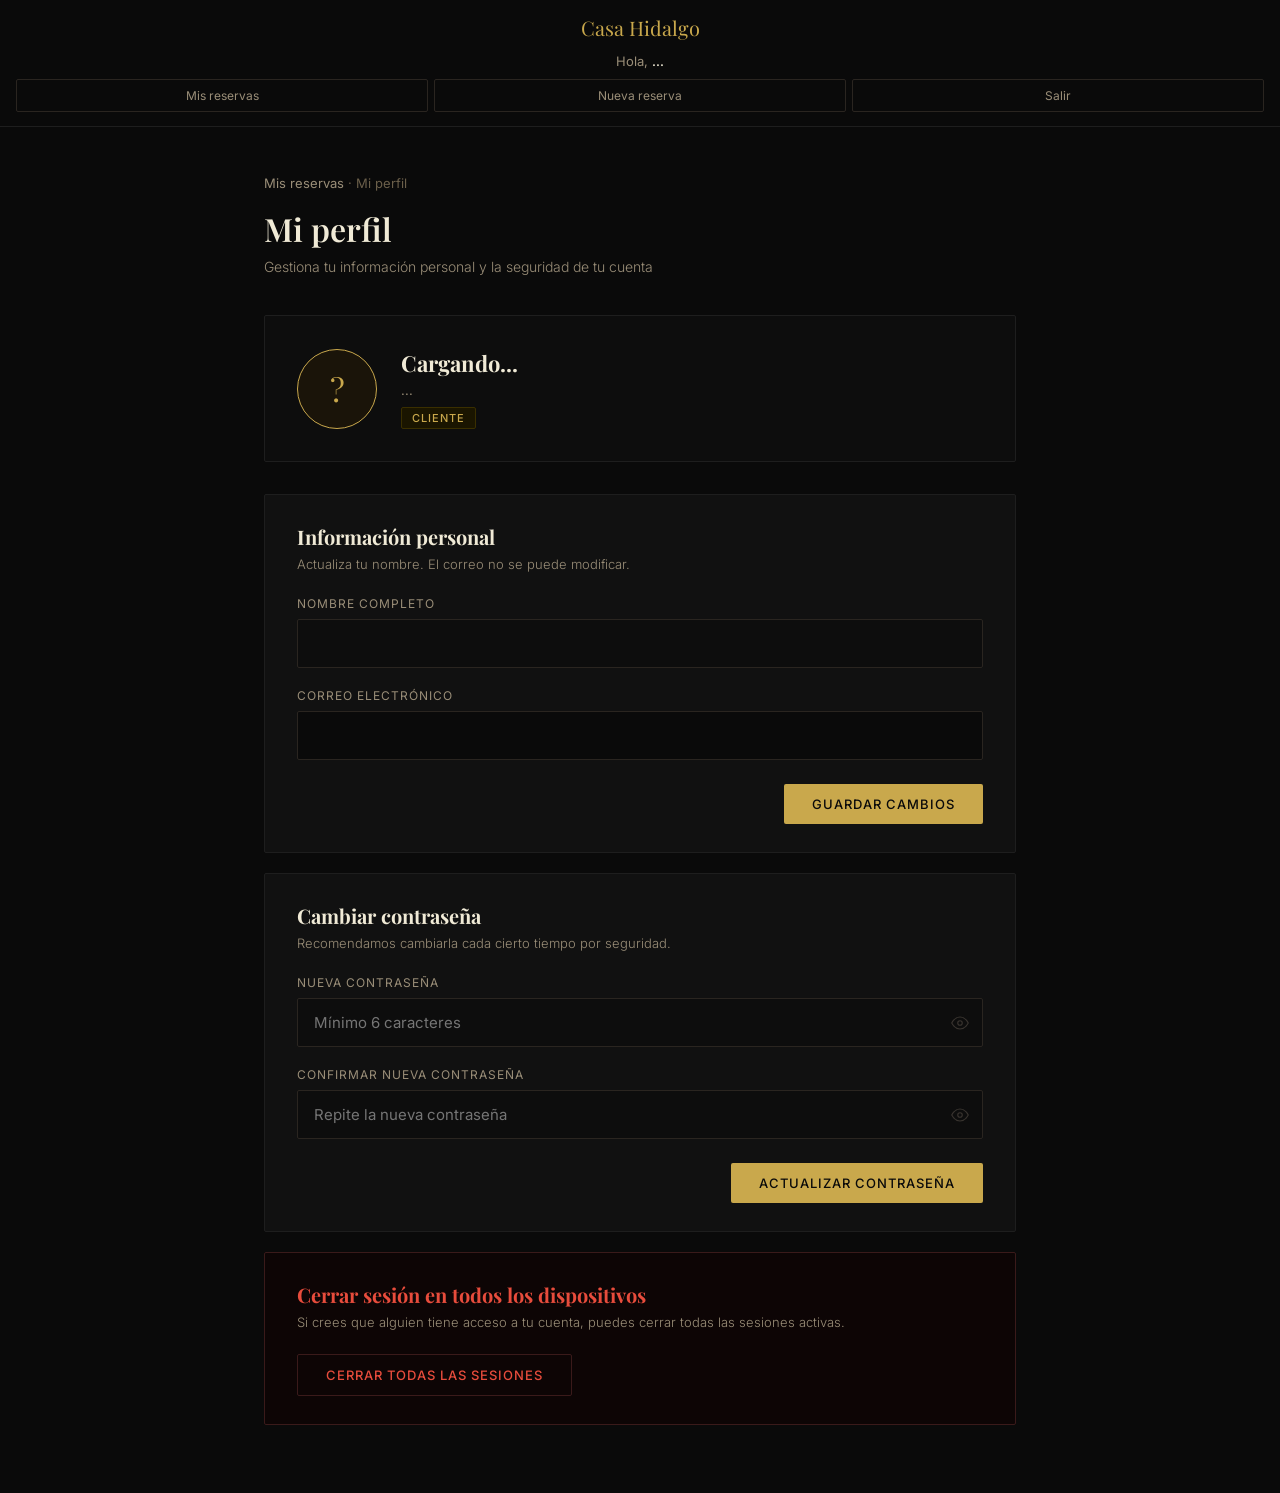
<file: pages/perfil.html>
<!DOCTYPE html>
<html lang="es">
<head>
  <meta charset="UTF-8">
  <meta name="viewport" content="width=device-width, initial-scale=1.0">
  <title>Mi perfil · Casa Hidalgo</title>
  <link rel="preconnect" href="https://fonts.googleapis.com">
  <link href="https://fonts.googleapis.com/css2?family=Playfair+Display:wght@400;600&family=Inter:wght@300;400;500&display=swap" rel="stylesheet">
  <link rel="stylesheet" href="../css/perfil.css">
  <script type="module" src="../js/perfil.js"></script>
</head>
<body>

  <nav>
    <a href="../index.html" class="nav-logo">Casa Hidalgo</a>
    <div class="nav-derecha">
      <span class="nav-saludo">Hola, <span id="nombre-usuario">...</span></span>
      <div class="nav-links">
        <a href="dashboard.html" class="btn-nav">Mis reservas</a>
        <a href="nueva-reserva.html" class="btn-nav">Nueva reserva</a>
        <button class="btn-nav peligro" id="btn-logout">Salir</button>
      </div>
    </div>
  </nav>

  <div class="contenido">
    <p class="breadcrumb"><a href="dashboard.html">Mis reservas</a> · Mi perfil</p>

    <h1>Mi perfil</h1>
    <p class="subtitulo">Gestiona tu información personal y la seguridad de tu cuenta</p>

    <div class="perfil-cabecera">
      <div class="avatar" id="avatar">?</div>
      <div class="perfil-info">
        <h2 id="perfil-nombre">Cargando...</h2>
        <p id="perfil-email">...</p>
        <span class="badge-rol" id="perfil-rol">cliente</span>
      </div>
    </div>

    <div class="tarjeta">
      <h3>Información personal</h3>
      <p class="desc">Actualiza tu nombre. El correo no se puede modificar.</p>

      <div class="alerta" id="alerta-info"></div>

      <div class="campo">
        <label for="nombre">Nombre completo</label>
        <input type="text" id="nombre" autocomplete="name">
        <span class="msg-error" id="error-nombre">Introduce un nombre válido</span>
      </div>

      <div class="campo">
        <label for="email">Correo electrónico</label>
        <input type="email" id="email" disabled>
      </div>

      <div class="acciones-tarjeta">
        <button class="btn-guardar" id="btn-guardar-info">Guardar cambios</button>
      </div>
    </div>

    <div class="tarjeta">
      <h3>Cambiar contraseña</h3>
      <p class="desc">Recomendamos cambiarla cada cierto tiempo por seguridad.</p>

      <div class="alerta" id="alerta-pass"></div>

      <div class="campo">
        <label for="pass-nueva">Nueva contraseña</label>
        <div class="password-wrapper">
          <input type="password" id="pass-nueva" placeholder="Mínimo 6 caracteres" autocomplete="new-password">
          <button class="toggle-pass" id="toggle-nueva" type="button" aria-label="Mostrar contraseña">
            <svg width="18" height="18" viewBox="0 0 24 24" fill="none" stroke="currentColor" stroke-width="1.5" stroke-linecap="round" stroke-linejoin="round">
              <path d="M1 12s4-8 11-8 11 8 11 8-4 8-11 8-11-8-11-8z"/><circle cx="12" cy="12" r="3"/>
            </svg>
          </button>
        </div>
        <span class="msg-error" id="error-pass-nueva">La contraseña debe tener al menos 6 caracteres</span>
      </div>

      <div class="campo">
        <label for="pass-confirmar">Confirmar nueva contraseña</label>
        <div class="password-wrapper">
          <input type="password" id="pass-confirmar" placeholder="Repite la nueva contraseña" autocomplete="new-password">
          <button class="toggle-pass" id="toggle-confirmar" type="button" aria-label="Mostrar contraseña">
            <svg width="18" height="18" viewBox="0 0 24 24" fill="none" stroke="currentColor" stroke-width="1.5" stroke-linecap="round" stroke-linejoin="round">
              <path d="M1 12s4-8 11-8 11 8 11 8-4 8-11 8-11-8-11-8z"/><circle cx="12" cy="12" r="3"/>
            </svg>
          </button>
        </div>
        <span class="msg-error" id="error-pass-confirmar">Las contraseñas no coinciden</span>
      </div>

      <div class="acciones-tarjeta">
        <button class="btn-guardar" id="btn-guardar-pass">Actualizar contraseña</button>
      </div>
    </div>

    <div class="tarjeta zona-peligro">
      <h3>Cerrar sesión en todos los dispositivos</h3>
      <p class="desc">Si crees que alguien tiene acceso a tu cuenta, puedes cerrar todas las sesiones activas.</p>
      <div class="acciones-tarjeta" style="justify-content:flex-start;">
        <button class="btn-peligro" id="btn-cerrar-todo">Cerrar todas las sesiones</button>
      </div>
    </div>
  </div>

  <div class="modal-overlay" id="modal-confirm">
    <div class="modal">
      <h3 id="modal-titulo">Confirmar</h3>
      <p id="modal-mensaje">¿Estás seguro?</p>
      <div class="modal-botones">
        <button class="btn-nav" id="modal-no">Cancelar</button>
        <button class="btn-peligro" id="modal-si">Sí, continuar</button>
      </div>
    </div>
  </div>
</body>
</html>
</file>
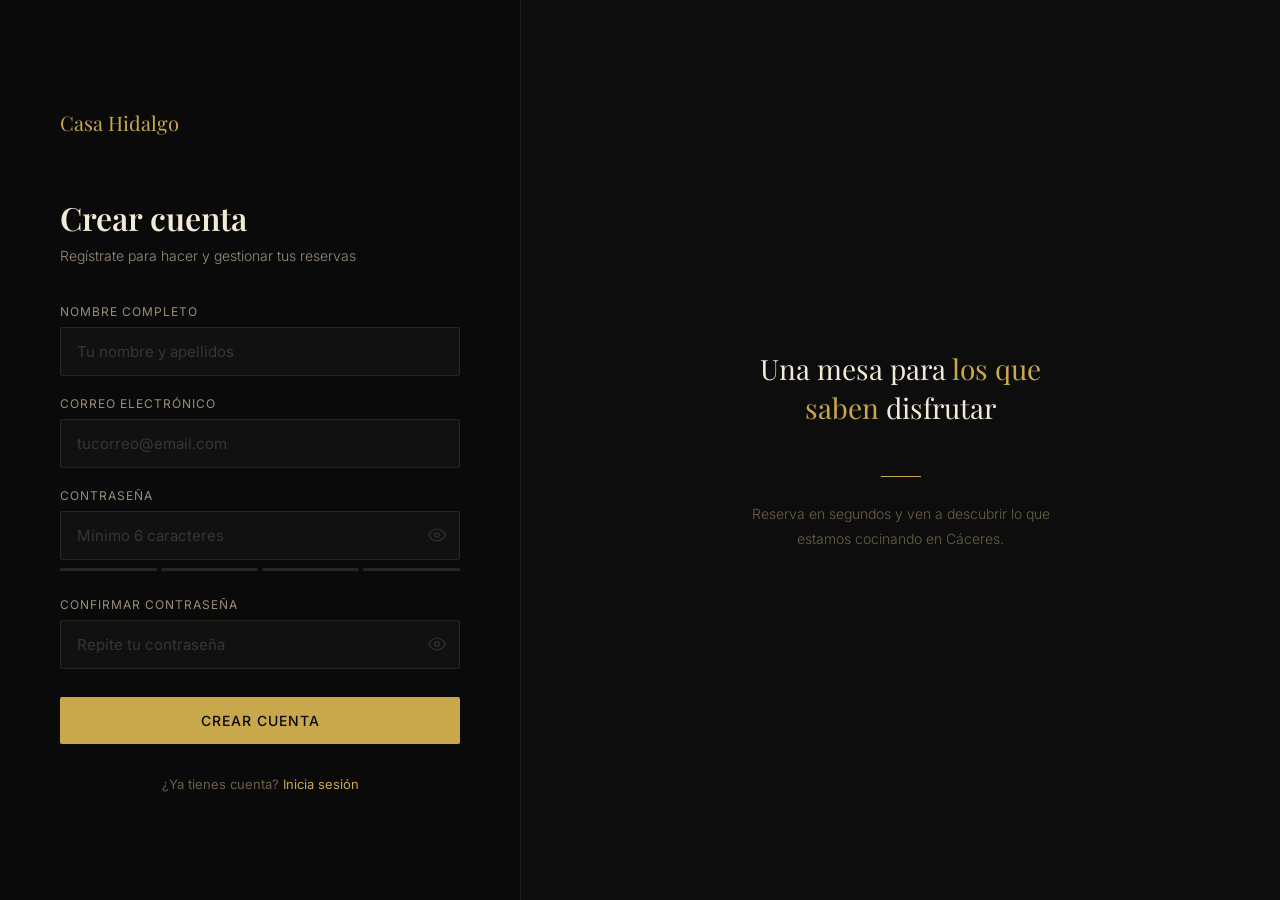
<file: pages/registro.html>
<!DOCTYPE html>
<html lang="es">
<head>
  <meta charset="UTF-8">
  <meta name="viewport" content="width=device-width, initial-scale=1.0">
  <title>Crear cuenta · Casa Hidalgo</title>
  <link rel="preconnect" href="https://fonts.googleapis.com">
  <link href="https://fonts.googleapis.com/css2?family=Playfair+Display:wght@400;600&family=Inter:wght@300;400;500&display=swap" rel="stylesheet">
  <link rel="stylesheet" href="../css/registro.css">
  <script type="module" src="../js/registro.js"></script>
</head>
<body>

  <div class="panel-izquierdo">
    <a href="../index.html" class="logo">Casa Hidalgo</a>

    <h1>Crear cuenta</h1>
    <p class="subtitulo">Regístrate para hacer y gestionar tus reservas</p>

    <div class="alerta" id="alerta"></div>

    <div class="campo">
      <label for="nombre">Nombre completo</label>
      <input type="text" id="nombre" placeholder="Tu nombre y apellidos" autocomplete="name">
      <span class="msg-error" id="error-nombre">Introduce tu nombre completo</span>
    </div>

    <div class="campo">
      <label for="email">Correo electrónico</label>
      <input type="email" id="email" placeholder="tucorreo@email.com" autocomplete="email">
      <span class="msg-error" id="error-email">Introduce un correo válido</span>
    </div>

    <div class="campo">
      <label for="password">Contraseña</label>
      <div class="password-wrapper">
        <input type="password" id="password" placeholder="Mínimo 6 caracteres" autocomplete="new-password">
        <button class="toggle-pass" id="toggle-pass" type="button" aria-label="Mostrar contraseña">
          <svg id="icono-ojo" width="18" height="18" viewBox="0 0 24 24" fill="none" stroke="currentColor" stroke-width="1.5" stroke-linecap="round" stroke-linejoin="round">
            <path d="M1 12s4-8 11-8 11 8 11 8-4 8-11 8-11-8-11-8z"/><circle cx="12" cy="12" r="3"/>
          </svg>
        </button>
      </div>
      <div class="fortaleza-wrapper">
        <div class="fortaleza-barra" id="b1"></div>
        <div class="fortaleza-barra" id="b2"></div>
        <div class="fortaleza-barra" id="b3"></div>
        <div class="fortaleza-barra" id="b4"></div>
      </div>
      <p class="fortaleza-texto" id="fortaleza-texto"></p>
      <span class="msg-error" id="error-password">La contraseña debe tener al menos 6 caracteres</span>
    </div>

    <div class="campo">
      <label for="confirmar">Confirmar contraseña</label>
      <div class="password-wrapper">
        <input type="password" id="confirmar" placeholder="Repite tu contraseña" autocomplete="new-password">
        <button class="toggle-pass" id="toggle-confirmar" type="button" aria-label="Mostrar contraseña">
          <svg width="18" height="18" viewBox="0 0 24 24" fill="none" stroke="currentColor" stroke-width="1.5" stroke-linecap="round" stroke-linejoin="round">
            <path d="M1 12s4-8 11-8 11 8 11 8-4 8-11 8-11-8-11-8z"/><circle cx="12" cy="12" r="3"/>
          </svg>
        </button>
      </div>
      <span class="msg-error" id="error-confirmar">Las contraseñas no coinciden</span>
    </div>

    <button class="btn-submit" id="btn-registro">Crear cuenta</button>

    <div class="pie">
      ¿Ya tienes cuenta? <a href="login.html">Inicia sesión</a>
    </div>
  </div>

  <div class="panel-derecho">
    <div class="cita">Una mesa para <span>los que saben</span> disfrutar</div>
    <div class="decoracion"></div>
    <p>Reserva en segundos y ven a descubrir lo que estamos cocinando en Cáceres.</p>
  </div>
</body>
</html>
</file>
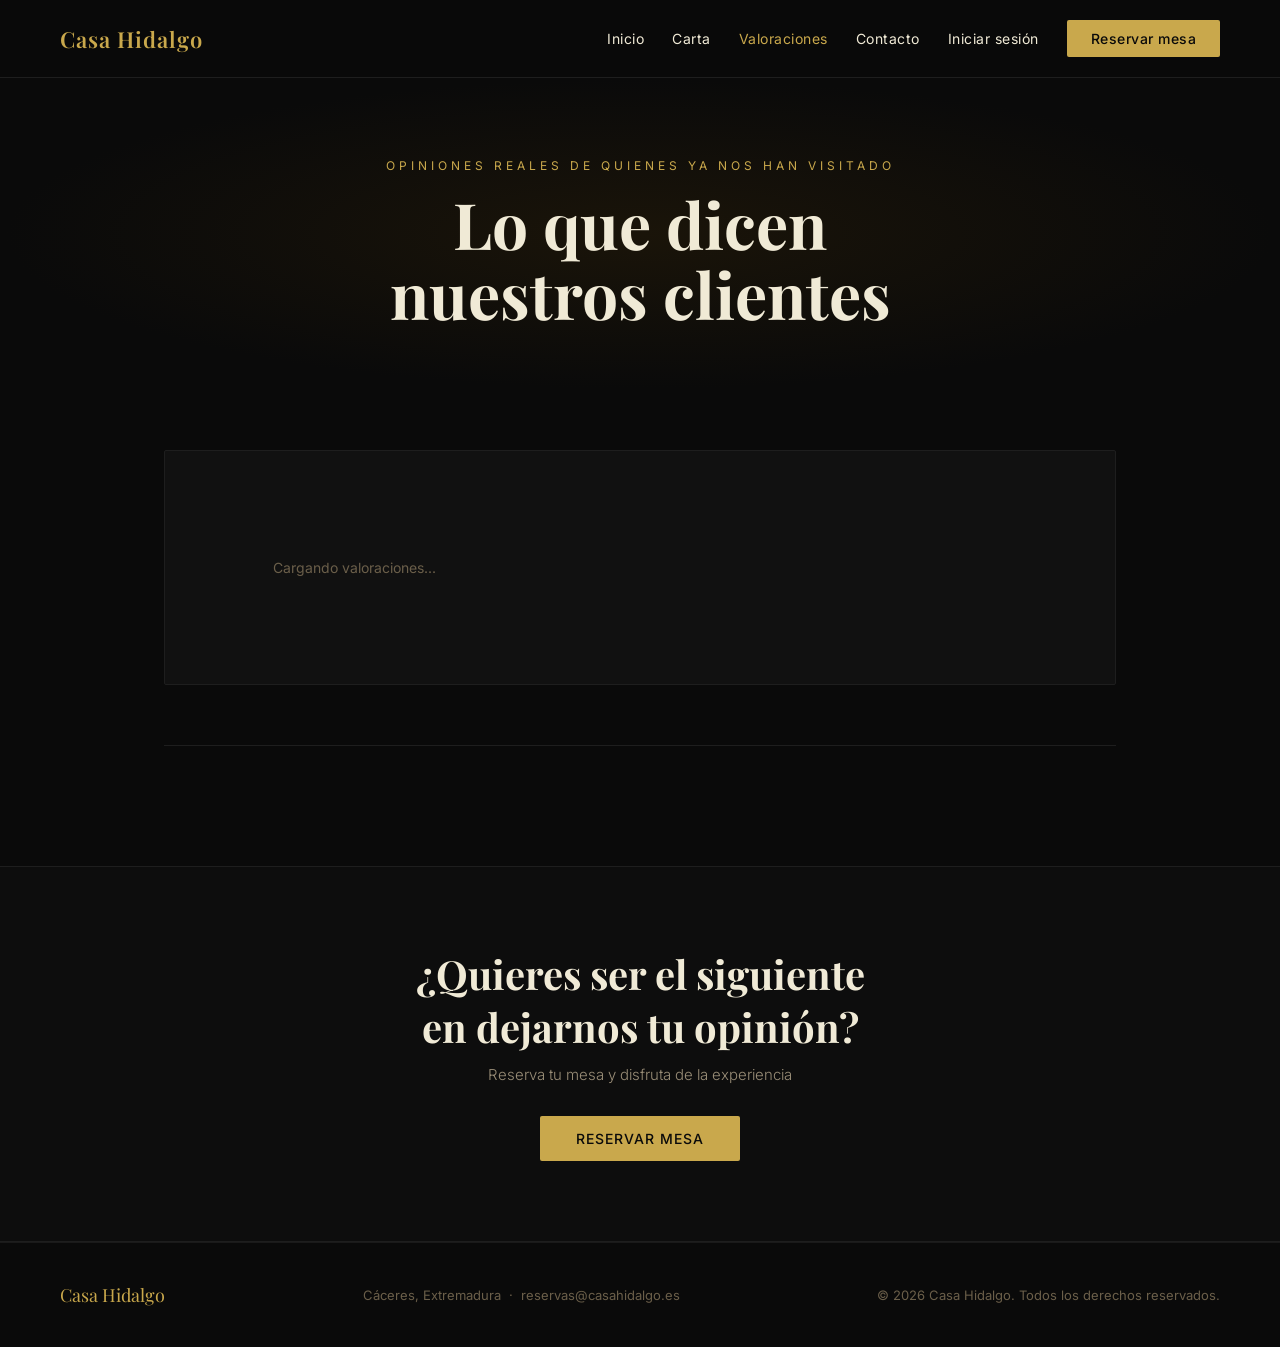
<file: pages/valoraciones.html>
<!DOCTYPE html>
<html lang="es">
<head>
  <meta charset="UTF-8">
  <meta name="viewport" content="width=device-width, initial-scale=1.0">
  <title>Valoraciones · Casa Hidalgo</title>
  <link rel="preconnect" href="https://fonts.googleapis.com">
  <link href="https://fonts.googleapis.com/css2?family=Playfair+Display:wght@400;600;700&family=Inter:wght@300;400;500&display=swap" rel="stylesheet">
  <link rel="stylesheet" href="../css/valoraciones.css">
  <script type="module" src="../js/valoraciones.js"></script>
</head>
<body>

  <nav id="navbar">
    <a href="../index.html" class="nav-logo">Casa Hidalgo</a>
    <button class="hamburguesa" id="hamburguesa" aria-label="Abrir menú">
      <span></span>
      <span></span>
      <span></span>
    </button>
    <div class="nav-links" id="nav-links">
      <a href="../index.html">Inicio</a>
      <a href="carta.html">Carta</a>
      <a href="valoraciones.html" class="activo">Valoraciones</a>
      <a href="contacto.html">Contacto</a>
      <a href="login.html" id="link-login">Iniciar sesión</a>
      <a href="registro.html" class="btn-reservar" id="link-reservar">Reservar mesa</a>
    </div>
  </nav>

  <section class="cabecera">
    <p class="cabecera-subtitulo">Opiniones reales de quienes ya nos han visitado</p>
    <h1>Lo que dicen<br>nuestros clientes</h1>
  </section>

  <main class="contenido">

    <div class="resumen-global" id="resumen-global">
      <div class="cargando">Cargando valoraciones...</div>
    </div>

    <div class="separador"></div>

    <div class="lista-valoraciones" id="lista-valoraciones"></div>

  </main>

  <section class="seccion-cta">
    <h2>¿Quieres ser el siguiente<br>en dejarnos tu opinión?</h2>
    <p>Reserva tu mesa y disfruta de la experiencia</p>
    <a href="registro.html" class="btn-primary">Reservar mesa</a>
  </section>

  <footer>
    <div class="footer-logo">Casa Hidalgo</div>
    <p>Cáceres, Extremadura &nbsp;·&nbsp; reservas@casahidalgo.es</p>
    <p>© 2026 Casa Hidalgo. Todos los derechos reservados.</p>
  </footer>

</body>
</html>
</file>
<file: css/index.css>
* { margin: 0; padding: 0; box-sizing: border-box; }

body {
  font-family: 'Inter', sans-serif;
  background-color: #0a0a0a;
  color: #f0ead6;
  min-height: 100vh;
}

nav {
  position: fixed;
  top: 0;
  width: 100%;
  padding: 24px 60px;
  display: flex;
  justify-content: space-between;
  align-items: center;
  z-index: 100;
  transition: background 0.4s, padding 0.4s, box-shadow 0.4s;
}

nav.scrolled {
  background: rgba(10,10,10,0.97);
  padding: 16px 60px;
  box-shadow: 0 1px 0 #1e1e1e;
}

.nav-logo {
  font-family: 'Playfair Display', serif;
  font-size: 22px;
  font-weight: 600;
  color: #c9a84c;
  letter-spacing: 1px;
}

.nav-links {
  display: flex;
  gap: 32px;
  align-items: center;
}

.nav-links a {
  text-decoration: none;
  color: #f0ead6;
  font-size: 14px;
  font-weight: 400;
  letter-spacing: 0.5px;
  transition: color 0.3s;
}

.nav-links a:hover { color: #c9a84c; }

.btn-reservar {
  background: #c9a84c;
  color: #0a0a0a !important;
  padding: 10px 24px;
  border-radius: 2px;
  font-weight: 500 !important;
  transition: background 0.3s !important;
}

.btn-reservar:hover { background: #b8943d !important; }

/* --- Botón hamburguesa (solo visible en móvil) --- */
.hamburguesa {
  display: none;
  background: transparent;
  border: none;
  cursor: pointer;
  padding: 6px;
  z-index: 102;
  flex-direction: column;
  gap: 5px;
}

.hamburguesa span {
  display: block;
  width: 24px;
  height: 2px;
  background: #c9a84c;
  transition: transform 0.3s, opacity 0.3s;
  border-radius: 2px;
}

.hamburguesa.abierto span:nth-child(1) {
  transform: translateY(7px) rotate(45deg);
}

.hamburguesa.abierto span:nth-child(2) {
  opacity: 0;
}

.hamburguesa.abierto span:nth-child(3) {
  transform: translateY(-7px) rotate(-45deg);
}

.hero {
  min-height: 100vh;
  display: flex;
  flex-direction: column;
  justify-content: center;
  align-items: center;
  text-align: center;
  padding: 120px 20px 60px;
  background: radial-gradient(ellipse at center, #1a1409 0%, #0a0a0a 70%);
}

.hero-subtitulo {
  font-size: 12px;
  letter-spacing: 4px;
  color: #c9a84c;
  text-transform: uppercase;
  margin-bottom: 24px;
  transition: opacity 0.8s, transform 0.8s;
}

.hero h1 {
  font-family: 'Playfair Display', serif;
  font-size: clamp(48px, 8vw, 96px);
  font-weight: 700;
  line-height: 1.1;
  margin-bottom: 24px;
  color: #f0ead6;
  transition: opacity 0.8s 0.2s, transform 0.8s 0.2s;
}

.hero p {
  font-size: 16px;
  color: #c4b99a;
  max-width: 480px;
  line-height: 1.8;
  margin-bottom: 48px;
  font-weight: 300;
  transition: opacity 0.8s 0.4s, transform 0.8s 0.4s;
}

.hero-botones {
  display: flex;
  gap: 16px;
  flex-wrap: wrap;
  justify-content: center;
  transition: opacity 0.8s 0.6s, transform 0.8s 0.6s;
}

.hero.animar .hero-subtitulo,
.hero.animar h1,
.hero.animar p,
.hero.animar .hero-botones {
  opacity: 0;
  transform: translateY(20px);
}

.hero.animar.visible .hero-subtitulo,
.hero.animar.visible h1,
.hero.animar.visible p,
.hero.animar.visible .hero-botones {
  opacity: 1;
  transform: translateY(0);
}

.btn-primary {
  background: #c9a84c;
  color: #0a0a0a;
  padding: 14px 36px;
  border: none;
  border-radius: 2px;
  font-size: 14px;
  font-weight: 500;
  letter-spacing: 1px;
  text-transform: uppercase;
  cursor: pointer;
  text-decoration: none;
  transition: background 0.3s;
  display: inline-block;
}

.btn-primary:hover { background: #b8943d; }

.btn-secondary {
  background: transparent;
  color: #f0ead6;
  padding: 14px 36px;
  border: 1px solid #3a3530;
  border-radius: 2px;
  font-size: 14px;
  font-weight: 400;
  letter-spacing: 1px;
  text-transform: uppercase;
  cursor: pointer;
  text-decoration: none;
  transition: border-color 0.3s, color 0.3s;
  display: inline-block;
}

.btn-secondary:hover { border-color: #c9a84c; color: #c9a84c; }

.divisor {
  display: flex;
  align-items: center;
  gap: 16px;
  margin: 80px auto;
  max-width: 200px;
}

.divisor span { width: 60px; height: 1px; background: #3a3530; }
.divisor i { color: #c9a84c; font-size: 12px; }

.seccion {
  padding: 80px 60px;
  max-width: 1100px;
  margin: 0 auto;
}

.seccion-titulo {
  font-family: 'Playfair Display', serif;
  font-size: 13px;
  letter-spacing: 4px;
  color: #c9a84c;
  text-transform: uppercase;
  margin-bottom: 16px;
}

.seccion h2 {
  font-family: 'Playfair Display', serif;
  font-size: clamp(32px, 4vw, 48px);
  font-weight: 600;
  margin-bottom: 48px;
  color: #f0ead6;
}

.cards-grid {
  display: grid;
  grid-template-columns: repeat(auto-fit, minmax(280px, 1fr));
  gap: 2px;
}

.card {
  background: #111;
  padding: 48px 36px;
  border: 1px solid #1e1e1e;
  transition: border-color 0.3s;
  opacity: 0;
  transform: translateY(30px);
}

.card.visible {
  opacity: 1;
  transform: translateY(0);
  transition: opacity 0.6s, transform 0.6s, border-color 0.3s;
}

.card:hover { border-color: #c9a84c; }

.card-icono { font-size: 28px; margin-bottom: 24px; }

.card h3 {
  font-family: 'Playfair Display', serif;
  font-size: 20px;
  margin-bottom: 12px;
  color: #f0ead6;
}

.card p {
  font-size: 14px;
  color: #9a8e78;
  line-height: 1.8;
  font-weight: 300;
}

.seccion-cta {
  text-align: center;
  padding: 100px 20px;
  background: #0d0d0d;
  border-top: 1px solid #1e1e1e;
  border-bottom: 1px solid #1e1e1e;
}

.seccion-cta h2 {
  font-family: 'Playfair Display', serif;
  font-size: clamp(28px, 4vw, 48px);
  margin-bottom: 16px;
  color: #f0ead6;
}

.seccion-cta p {
  color: #9a8e78;
  font-size: 15px;
  margin-bottom: 40px;
  font-weight: 300;
}

footer {
  padding: 40px 60px;
  display: flex;
  justify-content: space-between;
  align-items: center;
  border-top: 1px solid #1a1a1a;
  flex-wrap: wrap;
  gap: 16px;
}

.footer-logo {
  font-family: 'Playfair Display', serif;
  font-size: 18px;
  color: #c9a84c;
}

footer p { font-size: 13px; color: #6b5f4a; }

.sesion-activa-msg {
  display: none;
  font-size: 13px;
  color: #c9a84c;
  margin-top: 16px;
}

/* --- Responsive móvil --- */
@media (max-width: 768px) {
  nav {
    padding: 16px 20px;
    background: rgba(10,10,10,0.97);
  }

  nav.scrolled { padding: 14px 20px; }

  .hamburguesa { display: flex; }

  .nav-links {
    position: fixed;
    top: 0;
    right: -100%;
    width: 75%;
    max-width: 320px;
    height: 100vh;
    background: #0a0a0a;
    flex-direction: column;
    justify-content: center;
    align-items: center;
    gap: 28px;
    transition: right 0.35s ease;
    border-left: 1px solid #1e1e1e;
    padding: 60px 24px;
    z-index: 101;
  }

  .nav-links.abierto { right: 0; }

  .nav-links a {
    font-size: 16px;
    width: 100%;
    text-align: center;
    padding: 8px 0;
  }

  .btn-reservar { width: 100%; text-align: center; margin-top: 12px; }

  .seccion { padding: 60px 24px; }
  footer { padding: 32px 24px; flex-direction: column; text-align: center; }
}
</file>
<file: css/admin.css>
* { margin: 0; padding: 0; box-sizing: border-box; }

body {
  font-family: 'Inter', sans-serif;
  background-color: #0a0a0a;
  color: #f0ead6;
  min-height: 100vh;
}

nav {
  padding: 20px 48px;
  display: flex;
  justify-content: space-between;
  align-items: center;
  border-bottom: 1px solid #1e1e1e;
  position: sticky;
  top: 0;
  background: #0a0a0a;
  z-index: 100;
}

.nav-logo {
  font-family: 'Playfair Display', serif;
  font-size: 20px;
  color: #c9a84c;
  text-decoration: none;
  display: flex;
  align-items: center;
  gap: 10px;
}

.badge-admin {
  font-size: 10px;
  letter-spacing: 1px;
  background: #c9a84c;
  color: #0a0a0a;
  padding: 2px 8px;
  border-radius: 2px;
  font-weight: 500;
}

.nav-derecha { display: flex; align-items: center; gap: 24px; }
.nav-saludo { font-size: 14px; color: #9a8e78; }
.nav-saludo span { color: #f0ead6; font-weight: 500; }

.btn-nav {
  padding: 8px 18px;
  font-size: 13px;
  border-radius: 2px;
  cursor: pointer;
  font-family: 'Inter', sans-serif;
  transition: all 0.3s;
  border: 1px solid #2a2520;
  background: transparent;
  color: #9a8e78;
}

.btn-nav:hover { border-color: #c9a84c; color: #c9a84c; }
.btn-nav.peligro:hover { border-color: #c0392b; color: #c0392b; }

.contenido {
  max-width: 1200px;
  margin: 0 auto;
  padding: 40px 24px;
}

h1 {
  font-family: 'Playfair Display', serif;
  font-size: 32px;
  font-weight: 600;
  color: #f0ead6;
  margin-bottom: 8px;
}

.subtitulo {
  font-size: 14px;
  color: #9a8e78;
  margin-bottom: 32px;
  font-weight: 300;
}

/* --- Estadísticas --- */
.stats {
  display: grid;
  grid-template-columns: repeat(auto-fit, minmax(180px, 1fr));
  gap: 16px;
  margin-bottom: 40px;
}

.stat {
  background: #111;
  border: 1px solid #1e1e1e;
  border-radius: 2px;
  padding: 24px;
}

.stat .label {
  font-size: 11px;
  letter-spacing: 1.5px;
  text-transform: uppercase;
  color: #9a8e78;
  margin-bottom: 12px;
}

.stat .valor {
  font-family: 'Playfair Display', serif;
  font-size: 36px;
  font-weight: 600;
  color: #c9a84c;
  line-height: 1;
}

/* --- Tabs --- */
.tabs {
  display: flex;
  gap: 2px;
  border-bottom: 1px solid #1e1e1e;
  margin-bottom: 24px;
}

.tab-btn {
  padding: 12px 24px;
  font-size: 14px;
  background: transparent;
  border: none;
  color: #9a8e78;
  cursor: pointer;
  font-family: 'Inter', sans-serif;
  border-bottom: 2px solid transparent;
  transition: all 0.3s;
  margin-bottom: -1px;
  display: flex;
  align-items: center;
  gap: 8px;
}

.tab-btn:hover { color: #c9a84c; }
.tab-btn.activo { color: #c9a84c; border-bottom-color: #c9a84c; }

.badge-cuenta {
  display: none;
  background: #c0392b;
  color: #fff;
  font-size: 11px;
  font-weight: 500;
  min-width: 20px;
  height: 20px;
  border-radius: 10px;
  padding: 0 6px;
  align-items: center;
  justify-content: center;
  line-height: 1;
}

.badge-cuenta.visible { display: inline-flex; }

.tab-contenido { display: none; }
.tab-contenido.activo { display: block; }

/* --- Filtros --- */
.filtros {
  display: flex;
  gap: 12px;
  margin-bottom: 20px;
  flex-wrap: wrap;
  align-items: center;
}

.filtros input,
.filtros select {
  background: #111;
  border: 1px solid #2a2520;
  border-radius: 2px;
  padding: 10px 14px;
  font-size: 13px;
  color: #f0ead6;
  font-family: 'Inter', sans-serif;
  outline: none;
  transition: border-color 0.3s;
}

.filtros input:focus,
.filtros select:focus { border-color: #c9a84c; }

.filtros input { flex: 1; min-width: 200px; }

/* --- Cabecera carta (barra con botón nuevo plato) --- */
.cabecera-carta {
  display: flex;
  justify-content: space-between;
  align-items: flex-start;
  gap: 16px;
  flex-wrap: wrap;
  margin-bottom: 0;
}

.cabecera-carta .filtros {
  flex: 1;
  margin-bottom: 20px;
}

.btn-add {
  background: #c9a84c;
  color: #0a0a0a;
  border: 1px solid #c9a84c;
  padding: 10px 22px;
  font-size: 13px;
  font-weight: 500;
  letter-spacing: 0.5px;
  border-radius: 2px;
  cursor: pointer;
  font-family: 'Inter', sans-serif;
  transition: all 0.3s;
  margin-bottom: 20px;
}

.btn-add:hover { background: #b8943d; border-color: #b8943d; }

/* --- Tabla --- */
.tabla-wrapper {
  background: #111;
  border: 1px solid #1e1e1e;
  border-radius: 2px;
  overflow: hidden;
}

table {
  width: 100%;
  border-collapse: collapse;
}

thead {
  background: #0d0d0d;
  border-bottom: 1px solid #1e1e1e;
}

th {
  text-align: left;
  padding: 14px 20px;
  font-size: 11px;
  letter-spacing: 1.5px;
  text-transform: uppercase;
  color: #9a8e78;
  font-weight: 500;
}

td {
  padding: 16px 20px;
  font-size: 14px;
  color: #f0ead6;
  border-bottom: 1px solid #1a1a1a;
  vertical-align: middle;
}

tbody tr:last-child td { border-bottom: none; }
tbody tr { transition: background 0.2s; }
tbody tr:hover { background: #0d0d0d; }

.fila-no-leido { background: #0e0e0e; }
.fila-no-leido td:first-child { border-left: 2px solid #c9a84c; }

.badge {
  padding: 4px 10px;
  border-radius: 2px;
  font-size: 11px;
  letter-spacing: 1px;
  text-transform: uppercase;
  font-weight: 500;
  display: inline-block;
}

.badge.pendiente  { background: #1a1500; color: #c9a84c; border: 1px solid #3a2f00; }
.badge.confirmada { background: #0a1a0a; color: #27ae60; border: 1px solid #1a4a1a; }
.badge.cancelada  { background: #1a0a0a; color: #c0392b; border: 1px solid #3a1a1a; }
.badge.rol-admin   { background: #1a1500; color: #c9a84c; border: 1px solid #3a2f00; }
.badge.rol-cliente { background: #0d0d0d; color: #9a8e78; border: 1px solid #2a2520; }
.badge.disponible    { background: #0a1a0a; color: #27ae60; border: 1px solid #1a4a1a; }
.badge.no-disponible { background: #1a0a0a; color: #c0392b; border: 1px solid #3a1a1a; }
.badge.no-leido { background: #1a1500; color: #c9a84c; border: 1px solid #3a2f00; }
.badge.leido    { background: #0d0d0d; color: #9a8e78; border: 1px solid #2a2520; }

.acciones-celda { display: flex; gap: 6px; flex-wrap: wrap; }

.btn-accion {
  padding: 5px 12px;
  font-size: 11px;
  letter-spacing: 0.5px;
  border-radius: 2px;
  border: 1px solid #2a2520;
  background: transparent;
  color: #9a8e78;
  cursor: pointer;
  font-family: 'Inter', sans-serif;
  transition: all 0.2s;
}

.btn-accion:hover { border-color: #c9a84c; color: #c9a84c; }
.btn-accion.confirmar:hover { border-color: #27ae60; color: #27ae60; }
.btn-accion.cancelar:hover { border-color: #c0392b; color: #c0392b; }
.btn-accion.editar:hover    { border-color: #c9a84c; color: #c9a84c; }
.btn-accion.eliminar:hover  { border-color: #c0392b; color: #c0392b; }

.estado-vacio {
  text-align: center;
  padding: 60px 24px;
  color: #6b5f4a;
  font-size: 14px;
}

.cargando {
  text-align: center;
  padding: 40px;
  color: #6b5f4a;
  font-size: 14px;
}

.fecha-celda { font-family: 'Playfair Display', serif; color: #c9a84c; }

.plato-mini-imagen {
  width: 48px;
  height: 48px;
  border-radius: 2px;
  background: #0d0d0d;
  background-size: cover;
  background-position: center;
  border: 1px solid #1e1e1e;
  display: flex;
  align-items: center;
  justify-content: center;
  color: #3a3530;
  font-family: 'Playfair Display', serif;
  font-size: 18px;
}

.mensaje-resumen {
  color: #c4b99a;
  font-size: 13px;
  overflow: hidden;
  text-overflow: ellipsis;
  display: -webkit-box;
  -webkit-line-clamp: 2;
  -webkit-box-orient: vertical;
  max-width: 280px;
  line-height: 1.5;
}

/* --- Estrellas de valoraciones en la tabla del admin --- */
.estrellas-tabla {
  display: inline-flex;
  gap: 2px;
  font-size: 16px;
  color: #c9a84c;
  letter-spacing: 1px;
}

.estrellas-tabla .vacia {
  color: #2a2520;
}

.comentario-resumen {
  color: #c4b99a;
  font-size: 13px;
  overflow: hidden;
  text-overflow: ellipsis;
  display: -webkit-box;
  -webkit-line-clamp: 2;
  -webkit-box-orient: vertical;
  max-width: 320px;
  line-height: 1.5;
  font-style: italic;
}

.sin-comentario {
  color: #6b5f4a;
  font-size: 13px;
  font-style: italic;
}

/* --- Modal --- */
.modal-overlay {
  display: none;
  position: fixed;
  inset: 0;
  background: rgba(0, 0, 0, 0.85);
  z-index: 200;
  justify-content: center;
  align-items: center;
  padding: 24px;
}

.modal-overlay.visible { display: flex; }

.modal-plato {
  background: #111;
  border: 1px solid #2a2520;
  border-radius: 2px;
  padding: 36px;
  max-width: 520px;
  width: 100%;
  max-height: 90vh;
  overflow-y: auto;
}

.modal-plato h3 {
  font-family: 'Playfair Display', serif;
  font-size: 22px;
  margin-bottom: 20px;
  color: #f0ead6;
}

.campo-modal { margin-bottom: 18px; }

.campo-modal label {
  display: block;
  font-size: 12px;
  letter-spacing: 1px;
  text-transform: uppercase;
  color: #9a8e78;
  margin-bottom: 8px;
}

.campo-modal input,
.campo-modal textarea,
.campo-modal select {
  width: 100%;
  background: #0d0d0d;
  border: 1px solid #2a2520;
  border-radius: 2px;
  padding: 12px 14px;
  font-size: 14px;
  color: #f0ead6;
  font-family: 'Inter', sans-serif;
  outline: none;
  transition: border-color 0.3s;
}

.campo-modal input:focus,
.campo-modal textarea:focus,
.campo-modal select:focus { border-color: #c9a84c; }

.campo-modal textarea {
  min-height: 70px;
  resize: vertical;
}

.campo-modal-fila {
  display: grid;
  grid-template-columns: 1fr 1fr;
  gap: 14px;
}

.campo-modal-checkbox {
  display: flex;
  align-items: center;
  gap: 10px;
  margin-bottom: 24px;
}

.campo-modal-checkbox input {
  width: 16px;
  height: 16px;
  accent-color: #c9a84c;
  cursor: pointer;
}

.campo-modal-checkbox label {
  font-size: 14px;
  color: #f0ead6;
  cursor: pointer;
  margin: 0;
  text-transform: none;
  letter-spacing: normal;
}

.upload-zona {
  border: 1px dashed #2a2520;
  border-radius: 2px;
  padding: 24px;
  text-align: center;
  cursor: pointer;
  transition: border-color 0.3s;
  background: #0d0d0d;
  min-height: 120px;
  display: flex;
  align-items: center;
  justify-content: center;
}

.upload-zona:hover { border-color: #c9a84c; }

.upload-zona.con-preview {
  padding: 0;
  border-style: solid;
  overflow: hidden;
}

#upload-preview { width: 100%; }

#upload-preview p {
  color: #9a8e78;
  font-size: 14px;
  margin-bottom: 4px;
}

#upload-preview small {
  color: #6b5f4a;
  font-size: 12px;
}

.preview-imagen {
  width: 100%;
  max-height: 200px;
  object-fit: cover;
  display: block;
}

.alerta {
  padding: 10px 14px;
  border-radius: 2px;
  font-size: 13px;
  margin-bottom: 16px;
  display: none;
}

.alerta.error { background: #1a0a0a; border: 1px solid #c0392b; color: #e74c3c; display: block; }
.alerta.exito { background: #0a1a0a; border: 1px solid #27ae60; color: #2ecc71; display: block; }

.modal-botones {
  display: flex;
  justify-content: flex-end;
  gap: 10px;
  margin-top: 24px;
}

.modal-botones .btn-nav,
.modal-botones .btn-add {
  width: 120px;
  padding: 11px 0;
  text-align: center;
  font-size: 13px;
  margin-bottom: 0;
}

/* --- Modal de mensaje --- */
.info-mensaje {
  background: #0d0d0d;
  border: 1px solid #1e1e1e;
  border-radius: 2px;
  padding: 18px 20px;
  margin-bottom: 20px;
}

.info-mensaje-fila {
  display: grid;
  grid-template-columns: 90px 1fr;
  padding: 7px 0;
  gap: 14px;
  align-items: baseline;
}

.info-mensaje-label {
  font-size: 11px;
  letter-spacing: 1px;
  text-transform: uppercase;
  color: #9a8e78;
  font-weight: 500;
}

.info-mensaje-valor {
  color: #f0ead6;
  font-size: 14px;
  word-break: break-word;
}

.mensaje-contenido {
  background: #0d0d0d;
  border: 1px solid #1e1e1e;
  border-radius: 2px;
  padding: 18px 20px;
  margin-bottom: 8px;
}

.mensaje-contenido h4 {
  font-size: 11px;
  letter-spacing: 1px;
  text-transform: uppercase;
  color: #9a8e78;
  font-weight: 500;
  margin-bottom: 10px;
}

.mensaje-contenido p {
  color: #f0ead6;
  font-size: 14px;
  line-height: 1.7;
  white-space: pre-wrap;
}

@media (max-width: 768px) {
  nav { padding: 16px 20px; }
  .contenido { padding: 24px 16px; }
  th, td { padding: 10px 12px; font-size: 12px; }
  .stats { grid-template-columns: repeat(2, 1fr); }
  .tabs { overflow-x: auto; white-space: nowrap; }
  .cabecera-carta { flex-direction: column; }
  .campo-modal-fila { grid-template-columns: 1fr; }
  .mensaje-resumen { max-width: 150px; }
  .comentario-resumen { max-width: 180px; }
  .info-mensaje-fila { grid-template-columns: 1fr; gap: 4px; }
}

/* --- Scroll horizontal en tablas para móvil --- */
@media (max-width: 900px) {
  .tabla-wrapper {
    overflow-x: auto;
    position: relative;
    -webkit-overflow-scrolling: touch;
  }

  .tabla-wrapper table {
    min-width: 700px;
  }

  /* Sombra a la derecha que indica que hay más contenido */
  .tabla-wrapper::after {
    content: '';
    position: sticky;
    top: 0;
    right: 0;
    width: 30px;
    height: 100%;
    background: linear-gradient(to right, transparent, rgba(10,10,10,0.8));
    pointer-events: none;
    float: right;
    margin-top: -100%;
  }
}
</file>
<file: css/carta.css>
* { margin: 0; padding: 0; box-sizing: border-box; }

body {
  font-family: 'Inter', sans-serif;
  background-color: #0a0a0a;
  color: #f0ead6;
  min-height: 100vh;
}

nav {
  position: sticky;
  top: 0;
  width: 100%;
  padding: 20px 60px;
  display: flex;
  justify-content: space-between;
  align-items: center;
  z-index: 100;
  background: rgba(10, 10, 10, 0.97);
  border-bottom: 1px solid #1e1e1e;
}

.nav-logo {
  font-family: 'Playfair Display', serif;
  font-size: 22px;
  font-weight: 600;
  color: #c9a84c;
  letter-spacing: 1px;
  text-decoration: none;
}

.hamburguesa {
  display: none;
  background: transparent;
  border: none;
  cursor: pointer;
  padding: 6px;
  z-index: 102;
  flex-direction: column;
  gap: 5px;
}

.hamburguesa span {
  display: block;
  width: 24px;
  height: 2px;
  background: #c9a84c;
  transition: transform 0.3s, opacity 0.3s;
  border-radius: 2px;
}

.hamburguesa.abierto span:nth-child(1) {
  transform: translateY(7px) rotate(45deg);
}

.hamburguesa.abierto span:nth-child(2) {
  opacity: 0;
}

.hamburguesa.abierto span:nth-child(3) {
  transform: translateY(-7px) rotate(-45deg);
}

.nav-links {
  display: flex;
  gap: 28px;
  align-items: center;
}

.nav-links a {
  text-decoration: none;
  color: #f0ead6;
  font-size: 14px;
  font-weight: 400;
  letter-spacing: 0.5px;
  transition: color 0.3s;
}

.nav-links a:hover,
.nav-links a.activo {
  color: #c9a84c;
}

.btn-reservar {
  background: #c9a84c;
  color: #0a0a0a !important;
  padding: 10px 24px;
  border-radius: 2px;
  font-weight: 500 !important;
  transition: background 0.3s !important;
}

.btn-reservar:hover { background: #b8943d !important; }

.cabecera {
  text-align: center;
  padding: 80px 24px 40px;
  background: radial-gradient(ellipse at center, #1a1409 0%, #0a0a0a 70%);
}

.cabecera-subtitulo {
  font-size: 12px;
  letter-spacing: 4px;
  color: #c9a84c;
  text-transform: uppercase;
  margin-bottom: 16px;
}

.cabecera h1 {
  font-family: 'Playfair Display', serif;
  font-size: clamp(40px, 6vw, 72px);
  font-weight: 700;
  margin-bottom: 20px;
}

.cabecera-descripcion {
  font-size: 16px;
  color: #c4b99a;
  max-width: 540px;
  margin: 0 auto;
  font-weight: 300;
  line-height: 1.7;
}

.filtros-categoria {
  display: flex;
  justify-content: center;
  gap: 8px;
  padding: 32px 24px;
  flex-wrap: wrap;
  border-bottom: 1px solid #1e1e1e;
}

.filtro-cat {
  background: transparent;
  border: 1px solid #2a2520;
  color: #9a8e78;
  padding: 10px 22px;
  font-size: 13px;
  letter-spacing: 1px;
  text-transform: uppercase;
  border-radius: 2px;
  cursor: pointer;
  font-family: 'Inter', sans-serif;
  transition: all 0.3s;
}

.filtro-cat:hover { border-color: #c9a84c; color: #c9a84c; }
.filtro-cat.activo { background: #c9a84c; color: #0a0a0a; border-color: #c9a84c; font-weight: 500; }

main {
  max-width: 1100px;
  margin: 0 auto;
  padding: 48px 24px;
}

.categoria-seccion {
  margin-bottom: 60px;
}

.categoria-titulo {
  display: flex;
  align-items: center;
  gap: 16px;
  margin-bottom: 32px;
}

.categoria-titulo span {
  font-family: 'Playfair Display', serif;
  font-size: 28px;
  font-weight: 600;
  color: #c9a84c;
  text-transform: capitalize;
  white-space: nowrap;
}

.categoria-titulo .linea {
  flex: 1;
  height: 1px;
  background: #2a2520;
}

.platos-grid {
  display: grid;
  grid-template-columns: repeat(auto-fill, minmax(300px, 1fr));
  gap: 24px;
}

.plato-card {
  background: #111;
  border: 1px solid #1e1e1e;
  border-radius: 2px;
  overflow: hidden;
  transition: border-color 0.3s, transform 0.3s;
  display: flex;
  flex-direction: column;
}

.plato-card:hover {
  border-color: #c9a84c;
  transform: translateY(-2px);
}

.plato-imagen {
  width: 100%;
  height: 200px;
  background: #0d0d0d;
  background-size: cover;
  background-position: center;
  position: relative;
}

.plato-sin-imagen {
  display: flex;
  align-items: center;
  justify-content: center;
  color: #3a3530;
  font-family: 'Playfair Display', serif;
  font-size: 48px;
}

.plato-no-disponible {
  position: absolute;
  inset: 0;
  background: rgba(10, 10, 10, 0.7);
  display: flex;
  align-items: center;
  justify-content: center;
  color: #c0392b;
  font-size: 12px;
  letter-spacing: 2px;
  text-transform: uppercase;
  font-weight: 500;
}

.plato-info {
  padding: 24px;
  flex: 1;
  display: flex;
  flex-direction: column;
}

.plato-cabecera {
  display: flex;
  justify-content: space-between;
  align-items: baseline;
  gap: 12px;
  margin-bottom: 10px;
}

.plato-nombre {
  font-family: 'Playfair Display', serif;
  font-size: 18px;
  font-weight: 500;
  color: #f0ead6;
  flex: 1;
}

.plato-precio {
  font-family: 'Playfair Display', serif;
  font-size: 18px;
  color: #c9a84c;
  font-weight: 600;
  white-space: nowrap;
}

.plato-descripcion {
  font-size: 13px;
  color: #9a8e78;
  line-height: 1.7;
  font-weight: 300;
}

.cargando, .estado-vacio {
  text-align: center;
  padding: 80px 24px;
  color: #6b5f4a;
  font-size: 14px;
}

.seccion-cta {
  text-align: center;
  padding: 80px 20px;
  background: #0d0d0d;
  border-top: 1px solid #1e1e1e;
  border-bottom: 1px solid #1e1e1e;
}

.seccion-cta h2 {
  font-family: 'Playfair Display', serif;
  font-size: clamp(28px, 4vw, 40px);
  margin-bottom: 12px;
}

.seccion-cta p {
  color: #9a8e78;
  font-size: 15px;
  margin-bottom: 32px;
  font-weight: 300;
}

.btn-primary {
  background: #c9a84c;
  color: #0a0a0a;
  padding: 14px 36px;
  border: none;
  border-radius: 2px;
  font-size: 14px;
  font-weight: 500;
  letter-spacing: 1px;
  text-transform: uppercase;
  cursor: pointer;
  text-decoration: none;
  transition: background 0.3s;
  display: inline-block;
  font-family: 'Inter', sans-serif;
}

.btn-primary:hover { background: #b8943d; }

footer {
  padding: 40px 60px;
  display: flex;
  justify-content: space-between;
  align-items: center;
  border-top: 1px solid #1a1a1a;
  flex-wrap: wrap;
  gap: 16px;
}

.footer-logo {
  font-family: 'Playfair Display', serif;
  font-size: 18px;
  color: #c9a84c;
}

footer p { font-size: 13px; color: #6b5f4a; }

@media (max-width: 768px) {
  nav { padding: 16px 20px; }
  .nav-links { gap: 12px; font-size: 12px; }
  main { padding: 32px 16px; }
  footer { padding: 32px 24px; flex-direction: column; text-align: center; }
  /* --- Menú hamburguesa móvil --- */
  .hamburguesa { display: flex; }

  .nav-links {
    position: fixed;
    top: 0;
    right: -100%;
    width: 75%;
    max-width: 320px;
    height: 100vh;
    background: #0a0a0a;
    flex-direction: column;
    justify-content: center;
    align-items: center;
    gap: 28px;
    transition: right 0.35s ease;
    border-left: 1px solid #1e1e1e;
    padding: 60px 24px;
    z-index: 101;
  }

  .nav-links.abierto { right: 0; }

  .nav-links a {
    font-size: 16px;
    width: 100%;
    text-align: center;
    padding: 8px 0;
    display: inline-block;
  }

  .btn-reservar { width: 100%; text-align: center; margin-top: 12px; }
}
</file>
<file: css/contacto.css>
* { margin: 0; padding: 0; box-sizing: border-box; }

body {
  font-family: 'Inter', sans-serif;
  background-color: #0a0a0a;
  color: #f0ead6;
  min-height: 100vh;
}

nav {
  position: sticky;
  top: 0;
  width: 100%;
  padding: 20px 60px;
  display: flex;
  justify-content: space-between;
  align-items: center;
  z-index: 100;
  background: rgba(10, 10, 10, 0.97);
  border-bottom: 1px solid #1e1e1e;
}

.nav-logo {
  font-family: 'Playfair Display', serif;
  font-size: 22px;
  font-weight: 600;
  color: #c9a84c;
  letter-spacing: 1px;
  text-decoration: none;
}

.hamburguesa {
  display: none;
  background: transparent;
  border: none;
  cursor: pointer;
  padding: 6px;
  z-index: 102;
  flex-direction: column;
  gap: 5px;
}

.hamburguesa span {
  display: block;
  width: 24px;
  height: 2px;
  background: #c9a84c;
  transition: transform 0.3s, opacity 0.3s;
  border-radius: 2px;
}

.hamburguesa.abierto span:nth-child(1) {
  transform: translateY(7px) rotate(45deg);
}

.hamburguesa.abierto span:nth-child(2) {
  opacity: 0;
}

.hamburguesa.abierto span:nth-child(3) {
  transform: translateY(-7px) rotate(-45deg);
}

.nav-links {
  display: flex;
  gap: 28px;
  align-items: center;
}

.nav-links a {
  text-decoration: none;
  color: #f0ead6;
  font-size: 14px;
  font-weight: 400;
  letter-spacing: 0.5px;
  transition: color 0.3s;
}

.nav-links a:hover,
.nav-links a.activo {
  color: #c9a84c;
}

.btn-reservar {
  background: #c9a84c;
  color: #0a0a0a !important;
  padding: 10px 24px;
  border-radius: 2px;
  font-weight: 500 !important;
  transition: background 0.3s !important;
}

.btn-reservar:hover { background: #b8943d !important; }

.cabecera {
  text-align: center;
  padding: 80px 24px 40px;
  background: radial-gradient(ellipse at center, #1a1409 0%, #0a0a0a 70%);
}

.cabecera-subtitulo {
  font-size: 12px;
  letter-spacing: 4px;
  color: #c9a84c;
  text-transform: uppercase;
  margin-bottom: 16px;
}

.cabecera h1 {
  font-family: 'Playfair Display', serif;
  font-size: clamp(40px, 6vw, 72px);
  font-weight: 700;
  margin-bottom: 20px;
}

.cabecera-descripcion {
  font-size: 16px;
  color: #c4b99a;
  max-width: 540px;
  margin: 0 auto;
  font-weight: 300;
  line-height: 1.7;
}

.contenido {
  max-width: 1100px;
  margin: 0 auto;
  padding: 60px 24px;
}

.grid-contacto {
  display: grid;
  grid-template-columns: 1fr 1.4fr;
  gap: 48px;
  margin-bottom: 80px;
}

/* Información de contacto */
.info-contacto h2,
.form-contacto h2 {
  font-family: 'Playfair Display', serif;
  font-size: 26px;
  font-weight: 600;
  color: #f0ead6;
  margin-bottom: 28px;
}

.info-bloque {
  display: flex;
  gap: 16px;
  margin-bottom: 32px;
  align-items: flex-start;
}

.info-icono {
  width: 40px;
  height: 40px;
  border: 1px solid #2a2520;
  border-radius: 2px;
  display: flex;
  align-items: center;
  justify-content: center;
  flex-shrink: 0;
  background: #0d0d0d;
}

.info-bloque h3 {
  font-family: 'Playfair Display', serif;
  font-size: 16px;
  font-weight: 500;
  color: #c9a84c;
  margin-bottom: 6px;
}

.info-bloque p {
  font-size: 14px;
  color: #c4b99a;
  line-height: 1.7;
  font-weight: 300;
}

.cerrado {
  display: inline-block;
  margin-top: 4px;
  color: #9a8e78;
  font-size: 13px;
  font-style: italic;
}

/* Formulario */
.form-contacto {
  background: #0d0d0d;
  border: 1px solid #1e1e1e;
  border-radius: 2px;
  padding: 36px;
}

.form-intro {
  font-size: 14px;
  color: #9a8e78;
  margin-bottom: 28px;
  font-weight: 300;
}

.campo { margin-bottom: 20px; }

.campo label {
  display: block;
  font-size: 12px;
  letter-spacing: 1px;
  text-transform: uppercase;
  color: #9a8e78;
  margin-bottom: 8px;
}

.opcional {
  color: #6b5f4a;
  text-transform: none;
  font-size: 11px;
  letter-spacing: 0.5px;
}

.campo input,
.campo select,
.campo textarea {
  width: 100%;
  background: #080808;
  border: 1px solid #c9a84c;
  border-radius: 4px;
  padding: 14px 16px;
  font-size: 14px;
  color: #f0ead6;
  font-family: 'Inter', sans-serif;
  outline: none;
  transition: 
    border-color 0.3s ease,
    box-shadow 0.3s ease,
    background-color 0.3s ease;
}

.campo input:hover,
.campo select:hover,
.campo textarea:hover {
  border-color: #e0bd62;
  background-color: #0f0f0f;
}

.campo input:focus,
.campo select:focus,
.campo textarea:focus {
  border-color: #f5c542;
  box-shadow: 0 0 0 3px rgba(245, 197, 66, 0.18);
  background-color: #111111;
}

.campo input::placeholder,
.campo textarea::placeholder {
  color: #7a6f5a;
}

.campo input.error,
.campo select.error,
.campo textarea.error {
  border-color: #e74c3c;
  box-shadow: 0 0 0 3px rgba(231, 76, 60, 0.18);
}

.campo textarea {
  resize: vertical;
  min-height: 110px;
  font-family: 'Inter', sans-serif;
}

.msg-error {
  font-size: 12px;
  color: #c0392b;
  margin-top: 6px;
  display: none;
}

.msg-error.visible { display: block; }

.fila {
  display: grid;
  grid-template-columns: 1fr 1fr;
  gap: 14px;
}

.btn-enviar {
  width: 100%;
  background: #c9a84c;
  color: #0a0a0a;
  border: none;
  padding: 15px;
  font-size: 14px;
  font-weight: 500;
  letter-spacing: 1px;
  text-transform: uppercase;
  cursor: pointer;
  border-radius: 2px;
  transition: background 0.3s;
  font-family: 'Inter', sans-serif;
  margin-top: 8px;
}

.btn-enviar:hover { background: #b8943d; }
.btn-enviar:disabled { background: #3a3530; color: #6b5f4a; cursor: not-allowed; }

.alerta {
  padding: 12px 16px;
  border-radius: 2px;
  font-size: 13px;
  margin-bottom: 20px;
  display: none;
}

.alerta.error { background: #1a0a0a; border: 1px solid #c0392b; color: #e74c3c; display: block; }
.alerta.exito { background: #0a1a0a; border: 1px solid #27ae60; color: #2ecc71; display: block; }

/* Sección del mapa */
.seccion-mapa {
  border-top: 1px solid #1e1e1e;
  padding-top: 60px;
}

.seccion-mapa h2 {
  font-family: 'Playfair Display', serif;
  font-size: 26px;
  font-weight: 600;
  color: #f0ead6;
  margin-bottom: 12px;
  text-align: center;
}

.mapa-descripcion {
  font-size: 14px;
  color: #9a8e78;
  text-align: center;
  margin-bottom: 32px;
  font-weight: 300;
}

.mapa-wrapper {
  border: 1px solid #1e1e1e;
  border-radius: 2px;
  overflow: hidden;
  filter: invert(0.92) hue-rotate(180deg) saturate(0.7);
}

.mapa-wrapper iframe { display: block; }

/* Footer */
footer {
  padding: 40px 60px;
  display: flex;
  justify-content: space-between;
  align-items: center;
  border-top: 1px solid #1a1a1a;
  flex-wrap: wrap;
  gap: 16px;
}

.footer-logo {
  font-family: 'Playfair Display', serif;
  font-size: 18px;
  color: #c9a84c;
}

footer p { font-size: 13px; color: #6b5f4a; }

@media (max-width: 900px) {
  .grid-contacto { grid-template-columns: 1fr; gap: 32px; }
}

@media (max-width: 768px) {
  nav { padding: 16px 20px; }
  .nav-links { gap: 12px; font-size: 12px; }
  .contenido { padding: 40px 16px; }
  .form-contacto { padding: 24px; }
  .fila { grid-template-columns: 1fr; }
  footer { padding: 32px 24px; flex-direction: column; text-align: center; }

  /* Menu hamburguesa movi */
  .hamburguesa { display: flex; }

  .nav-links {
    position: fixed;
    top: 0;
    right: -100%;
    width: 75%;
    max-width: 320px;
    height: 100vh;
    background: #0a0a0a;
    flex-direction: column;
    justify-content: center;
    align-items: center;
    gap: 28px;
    transition: right 0.35s ease;
    border-left: 1px solid #1e1e1e;
    padding: 60px 24px;
    z-index: 101;
  }

  .nav-links.abierto { right: 0; }

  .nav-links a {
    font-size: 16px;
    width: 100%;
    text-align: center;
    padding: 8px 0;
    display: inline-block;
  }

  .btn-reservar { width: 100%; text-align: center; margin-top: 12px; }
}
</file>
<file: css/dashboard.css>
* { margin: 0; padding: 0; box-sizing: border-box; }

body {
  font-family: 'Inter', sans-serif;
  background-color: #0a0a0a;
  color: #f0ead6;
  min-height: 100vh;
}

nav {
  padding: 20px 48px;
  display: flex;
  justify-content: space-between;
  align-items: center;
  border-bottom: 1px solid #1e1e1e;
  position: sticky;
  top: 0;
  background: #0a0a0a;
  z-index: 100;
}

.nav-logo {
  font-family: 'Playfair Display', serif;
  font-size: 20px;
  color: #c9a84c;
  text-decoration: none;
}

.nav-derecha {
  display: flex;
  align-items: center;
  gap: 24px;
}

.nav-saludo {
  font-size: 14px;
  color: #9a8e78;
}

.nav-saludo span { color: #f0ead6; font-weight: 500; }

.nav-links {
  display: flex;
  gap: 8px;
}

.btn-nav {
  padding: 8px 18px;
  font-size: 13px;
  border-radius: 2px;
  text-decoration: none;
  cursor: pointer;
  font-family: 'Inter', sans-serif;
  transition: all 0.3s;
  border: 1px solid #2a2520;
  background: transparent;
  color: #9a8e78;
}

.btn-nav:hover { border-color: #c9a84c; color: #c9a84c; }

.btn-nav.primario {
  background: #c9a84c;
  color: #0a0a0a;
  border-color: #c9a84c;
  font-weight: 500;
}

.btn-nav.primario:hover { background: #b8943d; border-color: #b8943d; }

.btn-nav.peligro:hover { border-color: #c0392b; color: #c0392b; }

.contenido {
  max-width: 1000px;
  margin: 0 auto;
  padding: 48px 24px;
}

.cabecera {
  display: flex;
  justify-content: space-between;
  align-items: flex-end;
  margin-bottom: 40px;
  flex-wrap: wrap;
  gap: 16px;
}

.cabecera h1 {
  font-family: 'Playfair Display', serif;
  font-size: 32px;
  font-weight: 600;
  color: #f0ead6;
}

.cabecera p {
  font-size: 14px;
  color: #9a8e78;
  margin-top: 4px;
  font-weight: 300;
}

.filtros {
  display: flex;
  gap: 8px;
  margin-bottom: 24px;
  flex-wrap: wrap;
}

.filtro-btn {
  padding: 7px 16px;
  font-size: 13px;
  border-radius: 2px;
  border: 1px solid #2a2520;
  background: transparent;
  color: #9a8e78;
  cursor: pointer;
  font-family: 'Inter', sans-serif;
  transition: all 0.3s;
}

.filtro-btn:hover { border-color: #c9a84c; color: #c9a84c; }
.filtro-btn.activo { background: #c9a84c; color: #0a0a0a; border-color: #c9a84c; font-weight: 500; }

.lista-reservas { display: flex; flex-direction: column; gap: 12px; }

.reserva-card {
  background: #111;
  border: 1px solid #1e1e1e;
  border-radius: 2px;
  padding: 24px 28px;
  display: grid;
  grid-template-columns: auto 1fr auto;
  gap: 24px;
  align-items: center;
  transition: border-color 0.3s;
  animation: entrada 0.4s ease forwards;
}

@keyframes entrada {
  from { opacity: 0; transform: translateY(10px); }
  to   { opacity: 1; transform: translateY(0); }
}

.reserva-card:hover { border-color: #2a2520; }

.reserva-fecha {
  text-align: center;
  min-width: 60px;
}

.reserva-fecha .dia {
  font-family: 'Playfair Display', serif;
  font-size: 32px;
  font-weight: 600;
  color: #c9a84c;
  line-height: 1;
}

.reserva-fecha .mes {
  font-size: 11px;
  letter-spacing: 2px;
  text-transform: uppercase;
  color: #6b5f4a;
  margin-top: 4px;
}

.reserva-info h3 {
  font-size: 16px;
  font-weight: 500;
  color: #f0ead6;
  margin-bottom: 6px;
}

.reserva-detalles {
  display: flex;
  gap: 16px;
  flex-wrap: wrap;
}

.detalle {
  display: flex;
  align-items: center;
  gap: 6px;
  font-size: 13px;
  color: #9a8e78;
}

.detalle svg { flex-shrink: 0; }

.reserva-acciones {
  display: flex;
  flex-direction: column;
  gap: 8px;
  align-items: flex-end;
}

.badge {
  padding: 4px 12px;
  border-radius: 2px;
  font-size: 11px;
  letter-spacing: 1px;
  text-transform: uppercase;
  font-weight: 500;
}

.badge.pendiente  { background: #1a1500; color: #c9a84c; border: 1px solid #3a2f00; }
.badge.confirmada { background: #0a1a0a; color: #27ae60; border: 1px solid #1a4a1a; }
.badge.cancelada  { background: #1a0a0a; color: #c0392b; border: 1px solid #3a1a1a; }
.badge.valorada   { background: #1a1500; color: #c9a84c; border: 1px solid #3a2f00; }

.acciones-botones { display: flex; gap: 8px; flex-wrap: wrap; justify-content: flex-end; }

.btn-accion {
  padding: 6px 14px;
  font-size: 12px;
  border-radius: 2px;
  border: 1px solid #2a2520;
  background: transparent;
  color: #9a8e78;
  cursor: pointer;
  font-family: 'Inter', sans-serif;
  transition: all 0.3s;
}

.btn-accion:hover { border-color: #c9a84c; color: #c9a84c; }
.btn-accion.cancelar:hover { border-color: #c0392b; color: #c0392b; }

.btn-accion.valorar {
  border-color: #c9a84c;
  color: #c9a84c;
}

.btn-accion.valorar:hover {
  background: #c9a84c;
  color: #0a0a0a;
}

.estado-vacio {
  text-align: center;
  padding: 80px 24px;
  border: 1px dashed #2a2520;
  border-radius: 2px;
}

.estado-vacio svg { margin-bottom: 16px; opacity: 0.3; }

.estado-vacio h3 {
  font-family: 'Playfair Display', serif;
  font-size: 22px;
  color: #f0ead6;
  margin-bottom: 8px;
}

.estado-vacio p {
  font-size: 14px;
  color: #6b5f4a;
  margin-bottom: 24px;
  font-weight: 300;
}

.cargando {
  text-align: center;
  padding: 60px;
  color: #6b5f4a;
  font-size: 14px;
}

.modal-overlay {
  display: none;
  position: fixed;
  inset: 0;
  background: rgba(0,0,0,0.85);
  z-index: 200;
  justify-content: center;
  align-items: center;
  padding: 24px;
}

.modal-overlay.visible { display: flex; }

.modal {
  background: #111;
  border: 1px solid #2a2520;
  border-radius: 2px;
  padding: 36px;
  max-width: 420px;
  width: 90%;
}

.modal h3 {
  font-family: 'Playfair Display', serif;
  font-size: 22px;
  margin-bottom: 12px;
  color: #f0ead6;
}

.modal p {
  font-size: 14px;
  color: #9a8e78;
  margin-bottom: 28px;
  line-height: 1.6;
  font-weight: 300;
}

.modal-botones { display: flex; gap: 12px; justify-content: flex-end; }

/* --- Modal de valoración --- */
.modal-valoracion {
  max-width: 480px;
}

.modal-valorar-info {
  font-size: 13px;
  color: #c9a84c;
  margin-bottom: 24px;
  font-style: italic;
}

.alerta-valoracion {
  padding: 10px 14px;
  border-radius: 2px;
  font-size: 13px;
  margin-bottom: 16px;
  display: none;
}

.alerta-valoracion.error { background: #1a0a0a; border: 1px solid #c0392b; color: #e74c3c; display: block; }
.alerta-valoracion.exito { background: #0a1a0a; border: 1px solid #27ae60; color: #2ecc71; display: block; }

.campo-valoracion {
  margin-bottom: 22px;
}

.campo-valoracion label {
  display: block;
  font-size: 12px;
  letter-spacing: 1px;
  text-transform: uppercase;
  color: #9a8e78;
  margin-bottom: 12px;
  font-weight: 500;
}

.opcional {
  color: #6b5f4a;
  text-transform: none;
  font-size: 11px;
  letter-spacing: 0.5px;
  font-weight: 300;
}

.estrellas-selector {
  display: flex;
  gap: 8px;
  justify-content: center;
  margin-bottom: 8px;
}

.estrella {
  font-size: 38px;
  color: #2a2520;
  cursor: pointer;
  transition: color 0.2s, transform 0.2s;
  line-height: 1;
  user-select: none;
}

.estrella:hover {
  transform: scale(1.15);
}

.estrella.activa,
.estrella.hover {
  color: #c9a84c;
}

.puntuacion-texto {
  text-align: center;
  font-size: 13px;
  color: #6b5f4a;
  margin: 0;
  font-style: italic;
  font-weight: 300;
}

.campo-valoracion textarea {
  width: 100%;
  background: #0a0a0a;
  border: 1px solid #2a2520;
  border-radius: 2px;
  padding: 12px 14px;
  font-size: 14px;
  color: #f0ead6;
  font-family: 'Inter', sans-serif;
  outline: none;
  transition: border-color 0.3s;
  resize: vertical;
  min-height: 90px;
}

.campo-valoracion textarea:focus { border-color: #c9a84c; }

.campo-valoracion textarea::placeholder { color: #3a3530; }

.modal-botones-valorar {
  gap: 8px;
}

.modal-botones-valorar .btn-nav {
  min-width: 100px;
  text-align: center;
}

@media (max-width: 768px) {
  nav {
    padding: 14px 16px;
    flex-direction: column;
    gap: 12px;
    align-items: stretch;
  }

  .nav-logo {
    text-align: center;
  }

  .nav-derecha {
    flex-direction: column;
    gap: 10px;
    width: 100%;
  }

  .nav-saludo {
    text-align: center;
    font-size: 13px;
  }

  .nav-links {
    display: flex;
    gap: 6px;
    width: 100%;
    justify-content: center;
    flex-wrap: wrap;
  }

  .btn-nav {
    padding: 8px 12px;
    font-size: 12px;
    flex: 1;
    min-width: 0;
    text-align: center;
    white-space: nowrap;
  }

  .contenido { padding: 32px 16px; }

  .cabecera h1 { font-size: 26px; }

  .reserva-card { grid-template-columns: 1fr; gap: 16px; }

  .reserva-acciones {
    align-items: flex-start;
    flex-direction: row;
    justify-content: space-between;
    flex-wrap: wrap;
  }

  .estrella { font-size: 32px; }

  .modal-botones-valorar { flex-direction: column-reverse; }
  .modal-botones-valorar .btn-nav { width: 100%; }
}
</file>
<file: css/login.css>
* { margin: 0; padding: 0; box-sizing: border-box; }

    body {
      font-family: 'Inter', sans-serif;
      background-color: #0a0a0a;
      color: #f0ead6;
      min-height: 100vh;
      display: flex;
    }

    .panel-izquierdo {
      flex: 1;
      display: flex;
      flex-direction: column;
      justify-content: center;
      padding: 60px;
      max-width: 520px;
    }

    .logo {
      font-family: 'Playfair Display', serif;
      font-size: 20px;
      color: #c9a84c;
      margin-bottom: 60px;
      display: block;
      text-decoration: none;
    }

    .panel-izquierdo h1 {
      font-family: 'Playfair Display', serif;
      font-size: 32px;
      font-weight: 600;
      margin-bottom: 8px;
      color: #f0ead6;
    }

    .subtitulo {
      font-size: 14px;
      color: #9a8e78;
      margin-bottom: 40px;
      font-weight: 300;
    }

    .campo { margin-bottom: 20px; }

    .campo label {
      display: block;
      font-size: 12px;
      letter-spacing: 1px;
      text-transform: uppercase;
      color: #9a8e78;
      margin-bottom: 8px;
    }

    .campo input {
      width: 100%;
      background: #111;
      border: 1px solid #2a2520;
      border-radius: 2px;
      padding: 14px 16px;
      font-size: 15px;
      color: #f0ead6;
      font-family: 'Inter', sans-serif;
      transition: border-color 0.3s;
      outline: none;
    }

    .campo input:focus { border-color: #c9a84c; }
    .campo input::placeholder { color: #3a3530; }
    .campo input.error { border-color: #c0392b; }

    .msg-error {
      font-size: 12px;
      color: #c0392b;
      margin-top: 6px;
      display: none;
    }

    .msg-error.visible { display: block; }

    .password-wrapper { position: relative; }
    .password-wrapper input { padding-right: 48px; }

    .toggle-pass {
      position: absolute;
      right: 14px;
      top: 50%;
      transform: translateY(-50%);
      cursor: pointer;
      color: #3a3530;
      background: none;
      border: none;
      padding: 0;
      display: flex;
      align-items: center;
      transition: color 0.3s;
    }

    .toggle-pass:hover { color: #c9a84c; }

    .fila-opciones {
      display: flex;
      justify-content: space-between;
      align-items: center;
      margin-bottom: 24px;
    }

    .recuerdame {
      display: flex;
      align-items: center;
      gap: 8px;
      font-size: 13px;
      color: #9a8e78;
      cursor: pointer;
    }

    .recuerdame input[type="checkbox"] {
      width: 16px;
      height: 16px;
      accent-color: #c9a84c;
      cursor: pointer;
    }

    .alerta {
      padding: 12px 16px;
      border-radius: 2px;
      font-size: 13px;
      margin-bottom: 20px;
      display: none;
    }

    .alerta.error { background: #1a0a0a; border: 1px solid #c0392b; color: #e74c3c; display: block; }
    .alerta.exito { background: #0a1a0a; border: 1px solid #27ae60; color: #2ecc71; display: block; }

    .btn-submit {
      width: 100%;
      background: #c9a84c;
      color: #0a0a0a;
      border: none;
      padding: 15px;
      font-size: 14px;
      font-weight: 500;
      letter-spacing: 1px;
      text-transform: uppercase;
      cursor: pointer;
      border-radius: 2px;
      transition: background 0.3s;
      font-family: 'Inter', sans-serif;
    }

    .btn-submit:hover { background: #b8943d; }
    .btn-submit:disabled { background: #3a3530; cursor: not-allowed; color: #6b5f4a; }

    .pie {
      margin-top: 32px;
      font-size: 13px;
      color: #6b5f4a;
      text-align: center;
    }

    .pie a {
      color: #c9a84c;
      text-decoration: none;
      transition: color 0.3s;
    }

    .pie a:hover { color: #b8943d; }

    .panel-derecho {
      flex: 1;
      background: #0d0d0d;
      border-left: 1px solid #1e1e1e;
      display: flex;
      flex-direction: column;
      justify-content: center;
      align-items: center;
      padding: 60px;
      text-align: center;
    }

    .panel-derecho .cita {
      font-family: 'Playfair Display', serif;
      font-size: 28px;
      color: #f0ead6;
      line-height: 1.4;
      margin-bottom: 24px;
      max-width: 360px;
    }

    .panel-derecho .cita span { color: #c9a84c; }

    .panel-derecho p {
      font-size: 14px;
      color: #6b5f4a;
      font-weight: 300;
      max-width: 320px;
      line-height: 1.8;
    }

    .decoracion {
      width: 40px;
      height: 1px;
      background: #c9a84c;
      margin: 24px auto;
    }

    @media (max-width: 768px) {
      .panel-derecho { display: none; }
      .panel-izquierdo { max-width: 100%; padding: 40px 24px; }
    }
</file>
<file: css/nueva-reserva.css>
* { margin: 0; padding: 0; box-sizing: border-box; }

    body {
      font-family: 'Inter', sans-serif;
      background-color: #0a0a0a;
      color: #f0ead6;
      min-height: 100vh;
    }

    nav {
      padding: 20px 48px;
      display: flex;
      justify-content: space-between;
      align-items: center;
      border-bottom: 1px solid #1e1e1e;
      position: sticky;
      top: 0;
      background: #0a0a0a;
      z-index: 100;
    }

    .nav-logo {
      font-family: 'Playfair Display', serif;
      font-size: 20px;
      color: #c9a84c;
      text-decoration: none;
    }

    .nav-derecha {
      display: flex;
      align-items: center;
      gap: 24px;
    }

    .nav-saludo { font-size: 14px; color: #9a8e78; }
    .nav-saludo span { color: #f0ead6; font-weight: 500; }

    .nav-links { display: flex; gap: 8px; }

    .btn-nav {
      padding: 8px 18px;
      font-size: 13px;
      border-radius: 2px;
      text-decoration: none;
      cursor: pointer;
      font-family: 'Inter', sans-serif;
      transition: all 0.3s;
      border: 1px solid #2a2520;
      background: transparent;
      color: #9a8e78;
    }

    .btn-nav:hover { border-color: #c9a84c; color: #c9a84c; }
    .btn-nav.peligro:hover { border-color: #c0392b; color: #c0392b; }

    .contenido {
      max-width: 900px;
      margin: 0 auto;
      padding: 48px 24px;
    }

    .breadcrumb {
      font-size: 13px;
      color: #6b5f4a;
      margin-bottom: 16px;
    }

    .breadcrumb a { color: #9a8e78; text-decoration: none; transition: color 0.3s; }
    .breadcrumb a:hover { color: #c9a84c; }

    h1 {
      font-family: 'Playfair Display', serif;
      font-size: 32px;
      font-weight: 600;
      color: #f0ead6;
      margin-bottom: 8px;
    }

    .subtitulo {
      font-size: 14px;
      color: #9a8e78;
      margin-bottom: 40px;
      font-weight: 300;
    }

    .stepper {
      display: flex;
      align-items: center;
      gap: 12px;
      margin-bottom: 40px;
      padding-bottom: 32px;
      border-bottom: 1px solid #1e1e1e;
    }

    .step {
      display: flex;
      align-items: center;
      gap: 10px;
      font-size: 13px;
      color: #6b5f4a;
    }

    .step-numero {
      width: 28px;
      height: 28px;
      border-radius: 50%;
      border: 1px solid #2a2520;
      display: flex;
      align-items: center;
      justify-content: center;
      font-size: 12px;
      transition: all 0.3s;
    }

    .step.activo { color: #c9a84c; }
    .step.activo .step-numero { border-color: #c9a84c; background: #c9a84c; color: #0a0a0a; font-weight: 500; }
    .step.completado { color: #9a8e78; }
    .step.completado .step-numero { border-color: #9a8e78; color: #9a8e78; }
    .step-linea { flex: 1; height: 1px; background: #2a2520; max-width: 60px; }

    .seccion-form {
      margin-bottom: 32px;
    }

    .seccion-form h2 {
      font-family: 'Playfair Display', serif;
      font-size: 20px;
      font-weight: 500;
      color: #f0ead6;
      margin-bottom: 20px;
    }

    .fila {
      display: grid;
      grid-template-columns: 1fr 1fr;
      gap: 16px;
      margin-bottom: 20px;
    }

    .campo label {
      display: block;
      font-size: 12px;
      letter-spacing: 1px;
      text-transform: uppercase;
      color: #9a8e78;
      margin-bottom: 8px;
    }

    .campo input,
    .campo select,
    .campo textarea {
      width: 100%;
      background: #111;
      border: 1px solid #2a2520;
      border-radius: 2px;
      padding: 14px 16px;
      font-size: 15px;
      color: #f0ead6;
      font-family: 'Inter', sans-serif;
      transition: border-color 0.3s;
      outline: none;
    }

    .campo input:focus,
    .campo select:focus,
    .campo textarea:focus { border-color: #c9a84c; }

    .campo input.error,
    .campo select.error { border-color: #c0392b; }

    .msg-error {
      font-size: 12px;
      color: #c0392b;
      margin-top: 6px;
      display: none;
    }

    .msg-error.visible { display: block; }

    .campo textarea {
      resize: vertical;
      min-height: 80px;
      font-family: 'Inter', sans-serif;
    }

    .mesas-grid {
      display: grid;
      grid-template-columns: repeat(auto-fill, minmax(140px, 1fr));
      gap: 12px;
      margin-top: 8px;
    }

    .mesa-opcion {
      background: #111;
      border: 1px solid #2a2520;
      border-radius: 2px;
      padding: 16px;
      cursor: pointer;
      text-align: center;
      transition: all 0.3s;
    }

    .mesa-opcion:hover { border-color: #c9a84c; }

    .mesa-opcion.seleccionada {
      border-color: #c9a84c;
      background: #1a1409;
    }

    .mesa-opcion.no-disponible {
      opacity: 0.3;
      cursor: not-allowed;
      pointer-events: none;
    }

    .mesa-numero {
      font-family: 'Playfair Display', serif;
      font-size: 22px;
      font-weight: 600;
      color: #c9a84c;
      margin-bottom: 4px;
    }

    .mesa-info {
      font-size: 12px;
      color: #9a8e78;
    }

    .mesa-ubicacion {
      font-size: 11px;
      letter-spacing: 1px;
      text-transform: uppercase;
      color: #6b5f4a;
      margin-top: 4px;
    }

    .cargando-mesas {
      grid-column: 1 / -1;
      text-align: center;
      padding: 32px;
      color: #6b5f4a;
      font-size: 14px;
    }

    .resumen {
      background: #0d0d0d;
      border: 1px solid #1e1e1e;
      border-radius: 2px;
      padding: 24px 28px;
      margin-bottom: 24px;
    }

    .resumen h3 {
      font-family: 'Playfair Display', serif;
      font-size: 18px;
      color: #c9a84c;
      margin-bottom: 16px;
    }

    .resumen-fila {
      display: flex;
      justify-content: space-between;
      padding: 8px 0;
      font-size: 14px;
      border-bottom: 1px solid #1a1a1a;
    }

    .resumen-fila:last-child { border-bottom: none; }
    .resumen-fila .label { color: #9a8e78; }
    .resumen-fila .valor { color: #f0ead6; font-weight: 500; }

    .alerta {
      padding: 12px 16px;
      border-radius: 2px;
      font-size: 13px;
      margin-bottom: 20px;
      display: none;
    }

    .alerta.error { background: #1a0a0a; border: 1px solid #c0392b; color: #e74c3c; display: block; }
    .alerta.exito { background: #0a1a0a; border: 1px solid #27ae60; color: #2ecc71; display: block; }
    .alerta.info  { background: #0a0a1a; border: 1px solid #3498db; color: #5dade2; display: block; }

    .acciones-form {
      display: flex;
      gap: 12px;
      justify-content: flex-end;
      margin-top: 32px;
    }

    .btn-primario {
      background: #c9a84c;
      color: #0a0a0a;
      border: none;
      padding: 14px 32px;
      font-size: 14px;
      font-weight: 500;
      letter-spacing: 1px;
      text-transform: uppercase;
      cursor: pointer;
      border-radius: 2px;
      transition: background 0.3s;
      font-family: 'Inter', sans-serif;
    }

    .btn-primario:hover { background: #b8943d; }
    .btn-primario:disabled { background: #3a3530; color: #6b5f4a; cursor: not-allowed; }

    .btn-secundario {
      background: transparent;
      color: #9a8e78;
      border: 1px solid #2a2520;
      padding: 14px 32px;
      font-size: 14px;
      font-weight: 400;
      letter-spacing: 1px;
      text-transform: uppercase;
      cursor: pointer;
      border-radius: 2px;
      transition: all 0.3s;
      font-family: 'Inter', sans-serif;
      text-decoration: none;
      display: inline-block;
    }

    .btn-secundario:hover { border-color: #c9a84c; color: #c9a84c; }

    nav {
  padding: 14px 16px;
  flex-direction: column;
  gap: 12px;
  align-items: stretch;
}

.nav-logo {
  text-align: center;
}

.nav-derecha {
  flex-direction: column;
  gap: 10px;
  width: 100%;
}

.nav-saludo {
  text-align: center;
  font-size: 13px;
}

.nav-links {
  display: flex;
  gap: 6px;
  width: 100%;
  justify-content: center;
  flex-wrap: wrap;
}

.btn-nav {
  padding: 8px 12px;
  font-size: 12px;
  flex: 1;
  min-width: 0;
  text-align: center;
  white-space: nowrap;
}

.fila {
  grid-template-columns: 1fr;
}

/* --- Forzar el mismo ancho en inputs date, time y number en móvil --- */
.campo input[type="date"],
.campo input[type="time"],
.campo input[type="number"],
.campo select {
  width: 100% !important;
  max-width: 100% !important;
  box-sizing: border-box !important;
  -webkit-appearance: none;
  appearance: none;
  min-width: 0;
}
</file>
<file: css/perfil.css>
* { margin: 0; padding: 0; box-sizing: border-box; }

    body {
      font-family: 'Inter', sans-serif;
      background-color: #0a0a0a;
      color: #f0ead6;
      min-height: 100vh;
    }

    nav {
      padding: 20px 48px;
      display: flex;
      justify-content: space-between;
      align-items: center;
      border-bottom: 1px solid #1e1e1e;
      position: sticky;
      top: 0;
      background: #0a0a0a;
      z-index: 100;
    }

    .nav-logo {
      font-family: 'Playfair Display', serif;
      font-size: 20px;
      color: #c9a84c;
      text-decoration: none;
    }

    .nav-derecha {
      display: flex;
      align-items: center;
      gap: 24px;
    }

    .nav-saludo { font-size: 14px; color: #9a8e78; }
    .nav-saludo span { color: #f0ead6; font-weight: 500; }

    .nav-links { display: flex; gap: 8px; }

    .btn-nav {
      padding: 8px 18px;
      font-size: 13px;
      border-radius: 2px;
      text-decoration: none;
      cursor: pointer;
      font-family: 'Inter', sans-serif;
      transition: all 0.3s;
      border: 1px solid #2a2520;
      background: transparent;
      color: #9a8e78;
    }

    .btn-nav:hover { border-color: #c9a84c; color: #c9a84c; }
    .btn-nav.peligro:hover { border-color: #c0392b; color: #c0392b; }

    .contenido {
      max-width: 800px;
      margin: 0 auto;
      padding: 48px 24px;
    }

    .breadcrumb {
      font-size: 13px;
      color: #6b5f4a;
      margin-bottom: 16px;
    }

    .breadcrumb a { color: #9a8e78; text-decoration: none; transition: color 0.3s; }
    .breadcrumb a:hover { color: #c9a84c; }

    h1 {
      font-family: 'Playfair Display', serif;
      font-size: 32px;
      font-weight: 600;
      color: #f0ead6;
      margin-bottom: 8px;
    }

    .subtitulo {
      font-size: 14px;
      color: #9a8e78;
      margin-bottom: 40px;
      font-weight: 300;
    }

    .perfil-cabecera {
      display: flex;
      align-items: center;
      gap: 24px;
      padding: 32px;
      background: #0d0d0d;
      border: 1px solid #1e1e1e;
      border-radius: 2px;
      margin-bottom: 32px;
    }

    .avatar {
      width: 80px;
      height: 80px;
      border-radius: 50%;
      background: #1a1409;
      border: 1px solid #c9a84c;
      display: flex;
      align-items: center;
      justify-content: center;
      font-family: 'Playfair Display', serif;
      font-size: 32px;
      color: #c9a84c;
      flex-shrink: 0;
    }

    .perfil-info h2 {
      font-family: 'Playfair Display', serif;
      font-size: 22px;
      color: #f0ead6;
      margin-bottom: 4px;
    }

    .perfil-info p {
      font-size: 13px;
      color: #9a8e78;
      margin-bottom: 8px;
    }

    .badge-rol {
      display: inline-block;
      padding: 3px 10px;
      background: #1a1500;
      color: #c9a84c;
      border: 1px solid #3a2f00;
      border-radius: 2px;
      font-size: 11px;
      letter-spacing: 1px;
      text-transform: uppercase;
      font-weight: 500;
    }

    .tarjeta {
      background: #111;
      border: 1px solid #1e1e1e;
      border-radius: 2px;
      padding: 28px 32px;
      margin-bottom: 20px;
    }

    .tarjeta h3 {
      font-family: 'Playfair Display', serif;
      font-size: 20px;
      color: #f0ead6;
      margin-bottom: 6px;
    }

    .tarjeta .desc {
      font-size: 13px;
      color: #9a8e78;
      margin-bottom: 24px;
      font-weight: 300;
    }

    .campo { margin-bottom: 20px; }
    .campo:last-of-type { margin-bottom: 0; }

    .campo label {
      display: block;
      font-size: 12px;
      letter-spacing: 1px;
      text-transform: uppercase;
      color: #9a8e78;
      margin-bottom: 8px;
    }

    .campo input {
      width: 100%;
      background: #0d0d0d;
      border: 1px solid #2a2520;
      border-radius: 2px;
      padding: 14px 16px;
      font-size: 15px;
      color: #f0ead6;
      font-family: 'Inter', sans-serif;
      transition: border-color 0.3s;
      outline: none;
    }

    .campo input:focus { border-color: #c9a84c; }
    .campo input.error { border-color: #c0392b; }
    .campo input:disabled { background: #0a0a0a; color: #6b5f4a; cursor: not-allowed; }

    .msg-error {
      font-size: 12px;
      color: #c0392b;
      margin-top: 6px;
      display: none;
    }

    .msg-error.visible { display: block; }

    .password-wrapper { position: relative; }
    .password-wrapper input { padding-right: 48px; }

    .toggle-pass {
      position: absolute;
      right: 14px;
      top: 50%;
      transform: translateY(-50%);
      cursor: pointer;
      color: #3a3530;
      background: none;
      border: none;
      padding: 0;
      display: flex;
      align-items: center;
      transition: color 0.3s;
    }

    .toggle-pass:hover { color: #c9a84c; }

    .acciones-tarjeta {
      display: flex;
      justify-content: flex-end;
      margin-top: 24px;
    }

    .btn-guardar {
      background: #c9a84c;
      color: #0a0a0a;
      border: none;
      padding: 12px 28px;
      font-size: 13px;
      font-weight: 500;
      letter-spacing: 1px;
      text-transform: uppercase;
      cursor: pointer;
      border-radius: 2px;
      transition: background 0.3s;
      font-family: 'Inter', sans-serif;
    }

    .btn-guardar:hover { background: #b8943d; }
    .btn-guardar:disabled { background: #3a3530; color: #6b5f4a; cursor: not-allowed; }

    .zona-peligro {
      border-color: #3a1a1a;
      background: #0d0505;
    }

    .zona-peligro h3 { color: #e74c3c; }

    .btn-peligro {
      background: transparent;
      color: #e74c3c;
      border: 1px solid #3a1a1a;
      padding: 12px 28px;
      font-size: 13px;
      font-weight: 500;
      letter-spacing: 1px;
      text-transform: uppercase;
      cursor: pointer;
      border-radius: 2px;
      transition: all 0.3s;
      font-family: 'Inter', sans-serif;
    }

    .btn-peligro:hover { background: #1a0a0a; border-color: #c0392b; }

    .alerta {
      padding: 12px 16px;
      border-radius: 2px;
      font-size: 13px;
      margin-bottom: 16px;
      display: none;
    }

    .alerta.error { background: #1a0a0a; border: 1px solid #c0392b; color: #e74c3c; display: block; }
    .alerta.exito { background: #0a1a0a; border: 1px solid #27ae60; color: #2ecc71; display: block; }

    .modal-overlay {
      display: none;
      position: fixed;
      inset: 0;
      background: rgba(0,0,0,0.85);
      z-index: 200;
      justify-content: center;
      align-items: center;
    }

    .modal-overlay.visible { display: flex; }

    .modal {
      background: #111;
      border: 1px solid #2a2520;
      border-radius: 2px;
      padding: 36px;
      max-width: 420px;
      width: 90%;
    }

    .modal h3 {
      font-family: 'Playfair Display', serif;
      font-size: 22px;
      margin-bottom: 12px;
      color: #f0ead6;
    }

    .modal p {
      font-size: 14px;
      color: #9a8e78;
      margin-bottom: 28px;
      line-height: 1.6;
      font-weight: 300;
    }

    .modal-botones { display: flex; gap: 12px; justify-content: flex-end; }

    nav {
  padding: 14px 16px;
  flex-direction: column;
  gap: 12px;
  align-items: stretch;
}

.nav-logo {
  text-align: center;
}

.nav-derecha {
  flex-direction: column;
  gap: 10px;
  width: 100%;
}

.nav-saludo {
  text-align: center;
  font-size: 13px;
}

.nav-links {
  display: flex;
  gap: 6px;
  width: 100%;
  justify-content: center;
  flex-wrap: wrap;
}

.btn-nav {
  padding: 8px 12px;
  font-size: 12px;
  flex: 1;
  min-width: 0;
  text-align: center;
  white-space: nowrap;
}
</file>
<file: css/registro.css>
* { margin: 0; padding: 0; box-sizing: border-box; }

    body {
      font-family: 'Inter', sans-serif;
      background-color: #0a0a0a;
      color: #f0ead6;
      min-height: 100vh;
      display: flex;
    }

    .panel-izquierdo {
      flex: 1;
      display: flex;
      flex-direction: column;
      justify-content: center;
      padding: 60px;
      max-width: 520px;
    }

    .logo {
      font-family: 'Playfair Display', serif;
      font-size: 20px;
      color: #c9a84c;
      margin-bottom: 60px;
      display: block;
      text-decoration: none;
    }

    .panel-izquierdo h1 {
      font-family: 'Playfair Display', serif;
      font-size: 32px;
      font-weight: 600;
      margin-bottom: 8px;
      color: #f0ead6;
    }

    .panel-izquierdo .subtitulo {
      font-size: 14px;
      color: #9a8e78;
      margin-bottom: 40px;
      font-weight: 300;
    }

    .campo {
      margin-bottom: 20px;
    }

    .campo label {
      display: block;
      font-size: 12px;
      letter-spacing: 1px;
      text-transform: uppercase;
      color: #9a8e78;
      margin-bottom: 8px;
    }

    .campo input {
      width: 100%;
      background: #111;
      border: 1px solid #2a2520;
      border-radius: 2px;
      padding: 14px 16px;
      font-size: 15px;
      color: #f0ead6;
      font-family: 'Inter', sans-serif;
      transition: border-color 0.3s;
      outline: none;
    }

    .campo input:focus { border-color: #c9a84c; }
    .campo input::placeholder { color: #3a3530; }

    .campo input.error { border-color: #c0392b; }

    .msg-error {
      font-size: 12px;
      color: #c0392b;
      margin-top: 6px;
      display: none;
    }

    .msg-error.visible { display: block; }

    .password-wrapper {
      position: relative;
    }

    .password-wrapper input {
      padding-right: 48px;
    }

    .toggle-pass {
      position: absolute;
      right: 14px;
      top: 50%;
      transform: translateY(-50%);
      cursor: pointer;
      color: #3a3530;
      background: none;
      border: none;
      padding: 0;
      display: flex;
      align-items: center;
      transition: color 0.3s;
    }

    .toggle-pass:hover { color: #c9a84c; }

    .fortaleza-wrapper {
      margin-top: 8px;
      display: flex;
      gap: 4px;
    }

    .fortaleza-barra {
      height: 3px;
      flex: 1;
      background: #2a2520;
      border-radius: 2px;
      transition: background 0.3s;
    }

    .fortaleza-texto {
      font-size: 11px;
      color: #9a8e78;
      margin-top: 6px;
    }

    .btn-submit {
      width: 100%;
      background: #c9a84c;
      color: #0a0a0a;
      border: none;
      padding: 15px;
      font-size: 14px;
      font-weight: 500;
      letter-spacing: 1px;
      text-transform: uppercase;
      cursor: pointer;
      border-radius: 2px;
      margin-top: 8px;
      transition: background 0.3s;
      font-family: 'Inter', sans-serif;
    }

    .btn-submit:hover { background: #b8943d; }
    .btn-submit:disabled { background: #3a3530; cursor: not-allowed; color: #6b5f4a; }

    .alerta {
      padding: 12px 16px;
      border-radius: 2px;
      font-size: 13px;
      margin-bottom: 20px;
      display: none;
    }

    .alerta.error { background: #1a0a0a; border: 1px solid #c0392b; color: #e74c3c; display: block; }
    .alerta.exito { background: #0a1a0a; border: 1px solid #27ae60; color: #2ecc71; display: block; }

    .pie {
      margin-top: 32px;
      font-size: 13px;
      color: #6b5f4a;
      text-align: center;
    }

    .pie a {
      color: #c9a84c;
      text-decoration: none;
      transition: color 0.3s;
    }

    .pie a:hover { color: #b8943d; }

    .panel-derecho {
      flex: 1;
      background: #0d0d0d;
      border-left: 1px solid #1e1e1e;
      display: flex;
      flex-direction: column;
      justify-content: center;
      align-items: center;
      padding: 60px;
      text-align: center;
    }

    .panel-derecho .cita {
      font-family: 'Playfair Display', serif;
      font-size: 28px;
      color: #f0ead6;
      line-height: 1.4;
      margin-bottom: 24px;
      max-width: 360px;
    }

    .panel-derecho .cita span { color: #c9a84c; }

    .panel-derecho p {
      font-size: 14px;
      color: #6b5f4a;
      font-weight: 300;
      max-width: 320px;
      line-height: 1.8;
    }

    .decoracion {
      width: 40px;
      height: 1px;
      background: #c9a84c;
      margin: 24px auto;
    }

    @media (max-width: 768px) {
      .panel-derecho { display: none; }
      .panel-izquierdo { max-width: 100%; padding: 40px 24px; }
    }
</file>
<file: css/valoraciones.css>
* { margin: 0; padding: 0; box-sizing: border-box; }

body {
  font-family: 'Inter', sans-serif;
  background-color: #0a0a0a;
  color: #f0ead6;
  min-height: 100vh;
}

nav {
  position: sticky;
  top: 0;
  width: 100%;
  padding: 20px 60px;
  display: flex;
  justify-content: space-between;
  align-items: center;
  z-index: 100;
  background: rgba(10, 10, 10, 0.97);
  border-bottom: 1px solid #1e1e1e;
}

.nav-logo {
  font-family: 'Playfair Display', serif;
  font-size: 22px;
  font-weight: 600;
  color: #c9a84c;
  letter-spacing: 1px;
  text-decoration: none;
}

.hamburguesa {
  display: none;
  background: transparent;
  border: none;
  cursor: pointer;
  padding: 6px;
  z-index: 102;
  flex-direction: column;
  gap: 5px;
}

.hamburguesa span {
  display: block;
  width: 24px;
  height: 2px;
  background: #c9a84c;
  transition: transform 0.3s, opacity 0.3s;
  border-radius: 2px;
}

.hamburguesa.abierto span:nth-child(1) {
  transform: translateY(7px) rotate(45deg);
}

.hamburguesa.abierto span:nth-child(2) {
  opacity: 0;
}

.hamburguesa.abierto span:nth-child(3) {
  transform: translateY(-7px) rotate(-45deg);
}

.nav-links {
  display: flex;
  gap: 28px;
  align-items: center;
}

.nav-links a {
  text-decoration: none;
  color: #f0ead6;
  font-size: 14px;
  font-weight: 400;
  letter-spacing: 0.5px;
  transition: color 0.3s;
}

.nav-links a:hover,
.nav-links a.activo {
  color: #c9a84c;
}

.btn-reservar {
  background: #c9a84c;
  color: #0a0a0a !important;
  padding: 10px 24px;
  border-radius: 2px;
  font-weight: 500 !important;
  transition: background 0.3s !important;
}

.btn-reservar:hover { background: #b8943d !important; }

.cabecera {
  text-align: center;
  padding: 80px 24px 60px;
  background: radial-gradient(ellipse at center, #1a1409 0%, #0a0a0a 70%);
}

.cabecera-subtitulo {
  font-size: 12px;
  letter-spacing: 4px;
  color: #c9a84c;
  text-transform: uppercase;
  margin-bottom: 16px;
}

.cabecera h1 {
  font-family: 'Playfair Display', serif;
  font-size: clamp(40px, 6vw, 64px);
  font-weight: 700;
  line-height: 1.1;
}

.contenido {
  max-width: 1000px;
  margin: 0 auto;
  padding: 60px 24px;
}

.cargando {
  text-align: center;
  padding: 60px;
  color: #6b5f4a;
  font-size: 14px;
}

/* --- Resumen global de valoraciones --- */
.resumen-global {
  display: grid;
  grid-template-columns: auto 1fr;
  gap: 60px;
  align-items: center;
  background: #111;
  border: 1px solid #1e1e1e;
  border-radius: 2px;
  padding: 48px;
}

.resumen-media {
  text-align: center;
}

.resumen-media .nota {
  font-family: 'Playfair Display', serif;
  font-size: 72px;
  font-weight: 700;
  color: #c9a84c;
  line-height: 1;
  margin-bottom: 12px;
}

.resumen-media .nota-estrellas {
  display: flex;
  gap: 4px;
  justify-content: center;
  margin-bottom: 8px;
  font-size: 22px;
  color: #c9a84c;
}

.resumen-media .nota-total {
  font-size: 13px;
  color: #9a8e78;
  font-weight: 300;
  letter-spacing: 0.5px;
}

.resumen-distribucion {
  display: flex;
  flex-direction: column;
  gap: 10px;
}

.fila-distribucion {
  display: grid;
  grid-template-columns: 60px 1fr 40px;
  gap: 12px;
  align-items: center;
}

.fila-distribucion .num-estrellas {
  font-size: 13px;
  color: #c9a84c;
  display: flex;
  align-items: center;
  gap: 4px;
  font-weight: 500;
}

.fila-distribucion .barra-fondo {
  background: #1a1a1a;
  border-radius: 2px;
  height: 8px;
  overflow: hidden;
  position: relative;
}

.fila-distribucion .barra-relleno {
  background: #c9a84c;
  height: 100%;
  transition: width 0.6s ease;
  border-radius: 2px;
}

.fila-distribucion .num-total {
  font-size: 12px;
  color: #6b5f4a;
  text-align: right;
}

/* --- Separador --- */
.separador {
  height: 1px;
  background: #1e1e1e;
  margin: 60px 0;
}

/* --- Lista de valoraciones --- */
.lista-valoraciones {
  display: flex;
  flex-direction: column;
  gap: 20px;
}

.valoracion-card {
  background: #111;
  border: 1px solid #1e1e1e;
  border-radius: 2px;
  padding: 28px 32px;
  display: grid;
  grid-template-columns: auto 1fr;
  gap: 24px;
  transition: border-color 0.3s;
  animation: entrada 0.4s ease forwards;
}

.valoracion-card:hover { border-color: #2a2520; }

@keyframes entrada {
  from { opacity: 0; transform: translateY(10px); }
  to   { opacity: 1; transform: translateY(0); }
}

.avatar {
  width: 56px;
  height: 56px;
  border-radius: 50%;
  background: #c9a84c;
  color: #0a0a0a;
  display: flex;
  align-items: center;
  justify-content: center;
  font-family: 'Playfair Display', serif;
  font-size: 26px;
  font-weight: 600;
  flex-shrink: 0;
}

.valoracion-contenido {
  display: flex;
  flex-direction: column;
  gap: 8px;
}

.valoracion-cabecera {
  display: flex;
  justify-content: space-between;
  align-items: baseline;
  gap: 16px;
  flex-wrap: wrap;
}

.valoracion-nombre {
  font-family: 'Playfair Display', serif;
  font-size: 18px;
  font-weight: 500;
  color: #f0ead6;
}

.valoracion-fecha {
  font-size: 12px;
  color: #6b5f4a;
  letter-spacing: 0.5px;
}

.valoracion-estrellas {
  display: flex;
  gap: 3px;
  font-size: 16px;
  color: #c9a84c;
  margin-bottom: 4px;
}

.valoracion-estrellas .vacia { color: #2a2520; }

.valoracion-comentario {
  font-size: 14px;
  color: #c4b99a;
  line-height: 1.7;
  font-weight: 300;
}

.estado-vacio {
  text-align: center;
  padding: 80px 24px;
  border: 1px dashed #2a2520;
  border-radius: 2px;
}

.estado-vacio h3 {
  font-family: 'Playfair Display', serif;
  font-size: 22px;
  color: #f0ead6;
  margin-bottom: 8px;
}

.estado-vacio p {
  font-size: 14px;
  color: #6b5f4a;
  font-weight: 300;
}

/* --- Sección CTA --- */
.seccion-cta {
  text-align: center;
  padding: 80px 20px;
  background: #0d0d0d;
  border-top: 1px solid #1e1e1e;
  border-bottom: 1px solid #1e1e1e;
}

.seccion-cta h2 {
  font-family: 'Playfair Display', serif;
  font-size: clamp(28px, 4vw, 40px);
  margin-bottom: 12px;
}

.seccion-cta p {
  color: #9a8e78;
  font-size: 15px;
  margin-bottom: 32px;
  font-weight: 300;
}

.btn-primary {
  background: #c9a84c;
  color: #0a0a0a;
  padding: 14px 36px;
  border: none;
  border-radius: 2px;
  font-size: 14px;
  font-weight: 500;
  letter-spacing: 1px;
  text-transform: uppercase;
  cursor: pointer;
  text-decoration: none;
  transition: background 0.3s;
  display: inline-block;
  font-family: 'Inter', sans-serif;
}

.btn-primary:hover { background: #b8943d; }

/* --- Footer --- */
footer {
  padding: 40px 60px;
  display: flex;
  justify-content: space-between;
  align-items: center;
  border-top: 1px solid #1a1a1a;
  flex-wrap: wrap;
  gap: 16px;
}

.footer-logo {
  font-family: 'Playfair Display', serif;
  font-size: 18px;
  color: #c9a84c;
}

footer p { font-size: 13px; color: #6b5f4a; }

@media (max-width: 768px) {
  nav { padding: 16px 20px; }
  .nav-links { gap: 12px; font-size: 12px; }
  .contenido { padding: 40px 16px; }
  .resumen-global { grid-template-columns: 1fr; gap: 32px; padding: 32px 24px; }
  .valoracion-card { grid-template-columns: 1fr; gap: 16px; padding: 24px; }
  .avatar { width: 48px; height: 48px; font-size: 22px; }
  footer { padding: 32px 24px; flex-direction: column; text-align: center; }
  /* --- Menú hamburguesa móvil --- */
  .hamburguesa { display: flex; }

  .nav-links {
    position: fixed;
    top: 0;
    right: -100%;
    width: 75%;
    max-width: 320px;
    height: 100vh;
    background: #0a0a0a;
    flex-direction: column;
    justify-content: center;
    align-items: center;
    gap: 28px;
    transition: right 0.35s ease;
    border-left: 1px solid #1e1e1e;
    padding: 60px 24px;
    z-index: 101;
  }

  .nav-links.abierto { right: 0; }

  .nav-links a {
    font-size: 16px;
    width: 100%;
    text-align: center;
    padding: 8px 0;
    display: inline-block;
  }

  .btn-reservar { width: 100%; text-align: center; margin-top: 12px; }
}
</file>
